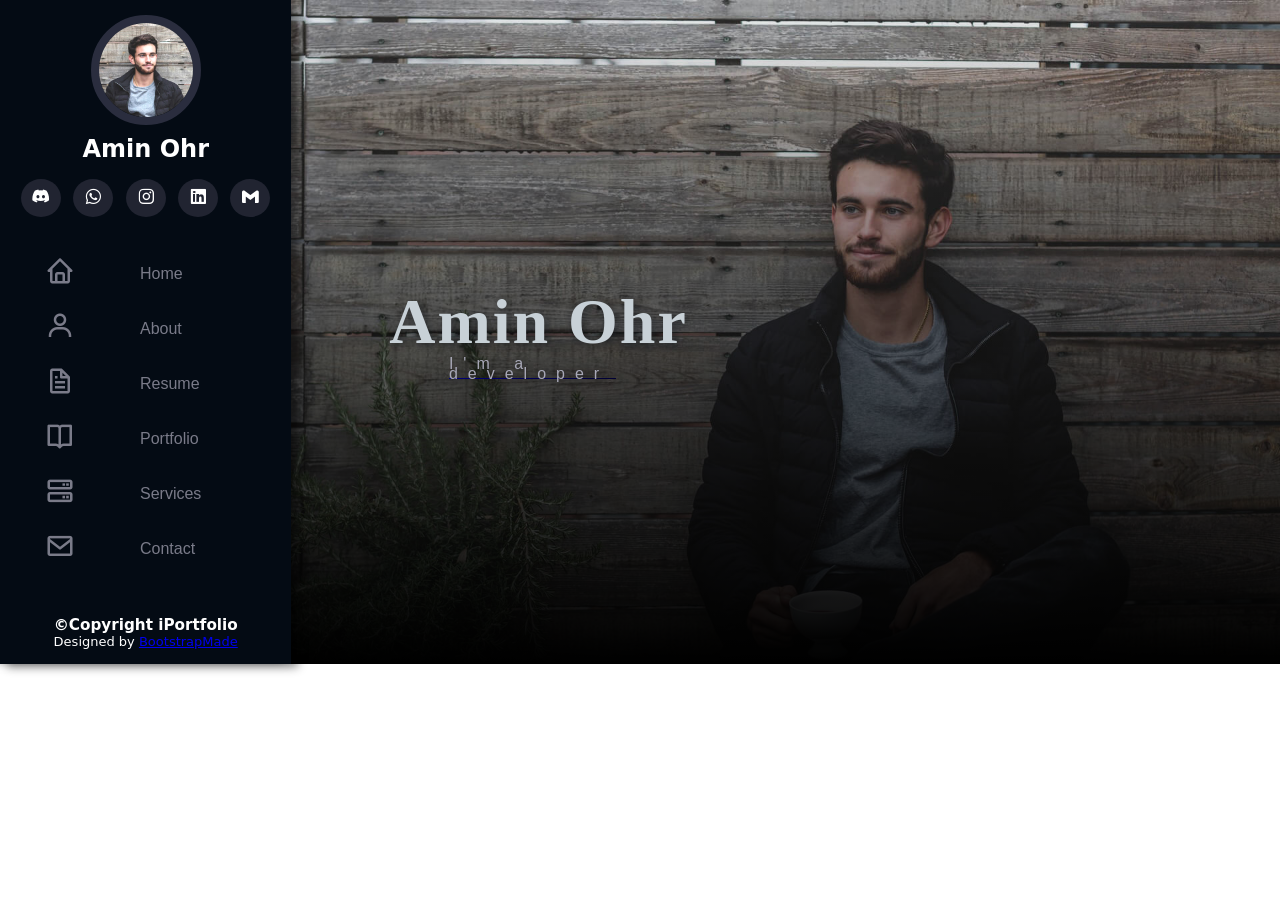
<file: css-bonus/bonus.html>
<!DOCTYPE html>
<html lang="en">

<head>
    <meta charset="UTF-8">
    <meta name="viewport" content="width=device-width, initial-scale=1.0">
    <title>bonus</title>
    <link rel="stylesheet" href="style.css">
    <link rel="preconnect" href="https://fonts.googleapis.com">
    <link rel="preconnect" href="https://fonts.gstatic.com" crossorigin>
    <link
        href="https://fonts.googleapis.com/css2?family=Poppins:ital,wght@0,100;0,200;0,300;0,400;0,500;0,600;0,700;0,800;0,900;1,100;1,200;1,300;1,400;1,500;1,600;1,700;1,800;1,900&display=swap"
        rel="stylesheet">
    <link href="https://unpkg.com/boxicons@2.1.4/css/boxicons.min.css" rel="stylesheet" />
</head>

<body>
    <header></header>
    <main class="lmain">
        <!-- !/ sidebar -->

        <aside class="sidebar">
            <!-- todo/ first section of the sidebar -->
            <div class="sidebarfirstgroup">
                <!-- todo/ avatar -->
                <div class="avatardiv">
                    <img src="imgs/my-profile-img.jpg" alt="pic" class="avatar" >
                </div>
                <!-- todo/ username -->
                <div class="usernamediv">
                    <h1 class="username">
                        Amin Ohr
                    </h1>
                </div>
            </div>

            <!-- todo/ socials -->
            <div class="socialsdiv">
                <!-- ?/  discord -->
                <div class="singlesocialdiv">
                    <a href="#" class="sociallink">
                        <i class="bx bxl-discord-alt"></i>
                    </a>

                </div>
                <!-- ?/  whatsapp -->
                <div class="singlesocialdiv">
                    <a href="#" class="sociallink"><i class="bx bxl-whatsapp"></i></a>

                </div>
                <!-- ?/ instagram -->
                <div class="singlesocialdiv">
                    <a href="#" class="sociallink"><i class="bx bxl-instagram"></i></a>

                </div>
                <!-- ?/ linkedin -->
                <div class="singlesocialdiv">
                    <a href="#" class="sociallink"><i class="bx bxl-linkedin-square"></i></a>

                </div>
                <!-- ?/ gmail -->
                <div class="singlesocialdiv">
                    <a href="#" class="sociallink"><i class="bx bxl-gmail"></i></a>

                </div>
            </div>
            <!--todo/ navbar -->
            <div class="navbar">
                <!-- ?/ home -->
                <div class="navitem">
                    <div class="icondiv">
                        <i class="bx bx-home"></i>

                    </div>
                    <div class="navitemname">
                        <a href="#" class="barlink">Home
                        </a>
                    </div>
                </div>
                <!-- ?/ about -->
                <div class="navitem">
                    <div class="icondiv">
                        <i class="bx bx-user"></i>
                    </div>
                    <div class="navitemname">
                        <a href="#" class="barlink">About
                        </a>
                    </div>
                </div>
                <!-- ?/ resume -->
                <div class="navitem">
                    <div class="icondiv">
                        <i class="bx bx-file"></i>
                    </div>
                    <div class="navitemname">
                        <a href="#" class="barlink">Resume
                        </a>
                    </div>
                </div>
                <!-- ?/ Portfolio -->
                <div class="navitem">
                    <div class="icondiv">
                        <i class="bx bx-book-open"></i>
                    </div>
                    <div class="navitemname">
                        <a href="#" class="barlink">Portfolio
                        </a>
                    </div>
                </div>
                <!-- ?/ Services -->
                <div class="navitem">
                    <div class="icondiv">
                        <i class="bx bx-server"></i>
                    </div>
                    <div class="navitemname">
                        <a href="#" class="barlink">Services
                        </a>
                    </div>

                </div>
                <!-- ?/ Contact -->
                <div class="navitem">
                    <div class="icondiv">
                        <i class="bx bx-envelope"></i>

                    </div>
                    <div class="navitemname">
                        <a href="#" class="barlink">Contact
                        </a>
                    </div>
                </div>
                <!-- ? finish -->
            </div>
            <div class="sidebarfooter">
                <h3>
                    &copy;Copyright <b>iPortfolio</b>
                </h3>
                <p>
                    Designed by <a href="#">BootstrapMade</a>
                </p>
            </div>
        </aside>
        <div class="pagecontent">
            <div class="innerdiv">
                <h1 class="bigname">Amin Ohr</h1>
                <p class="sub">I'm a developer</p>
            </div>

        </div>
    </main>
</body>

</html>
</file>
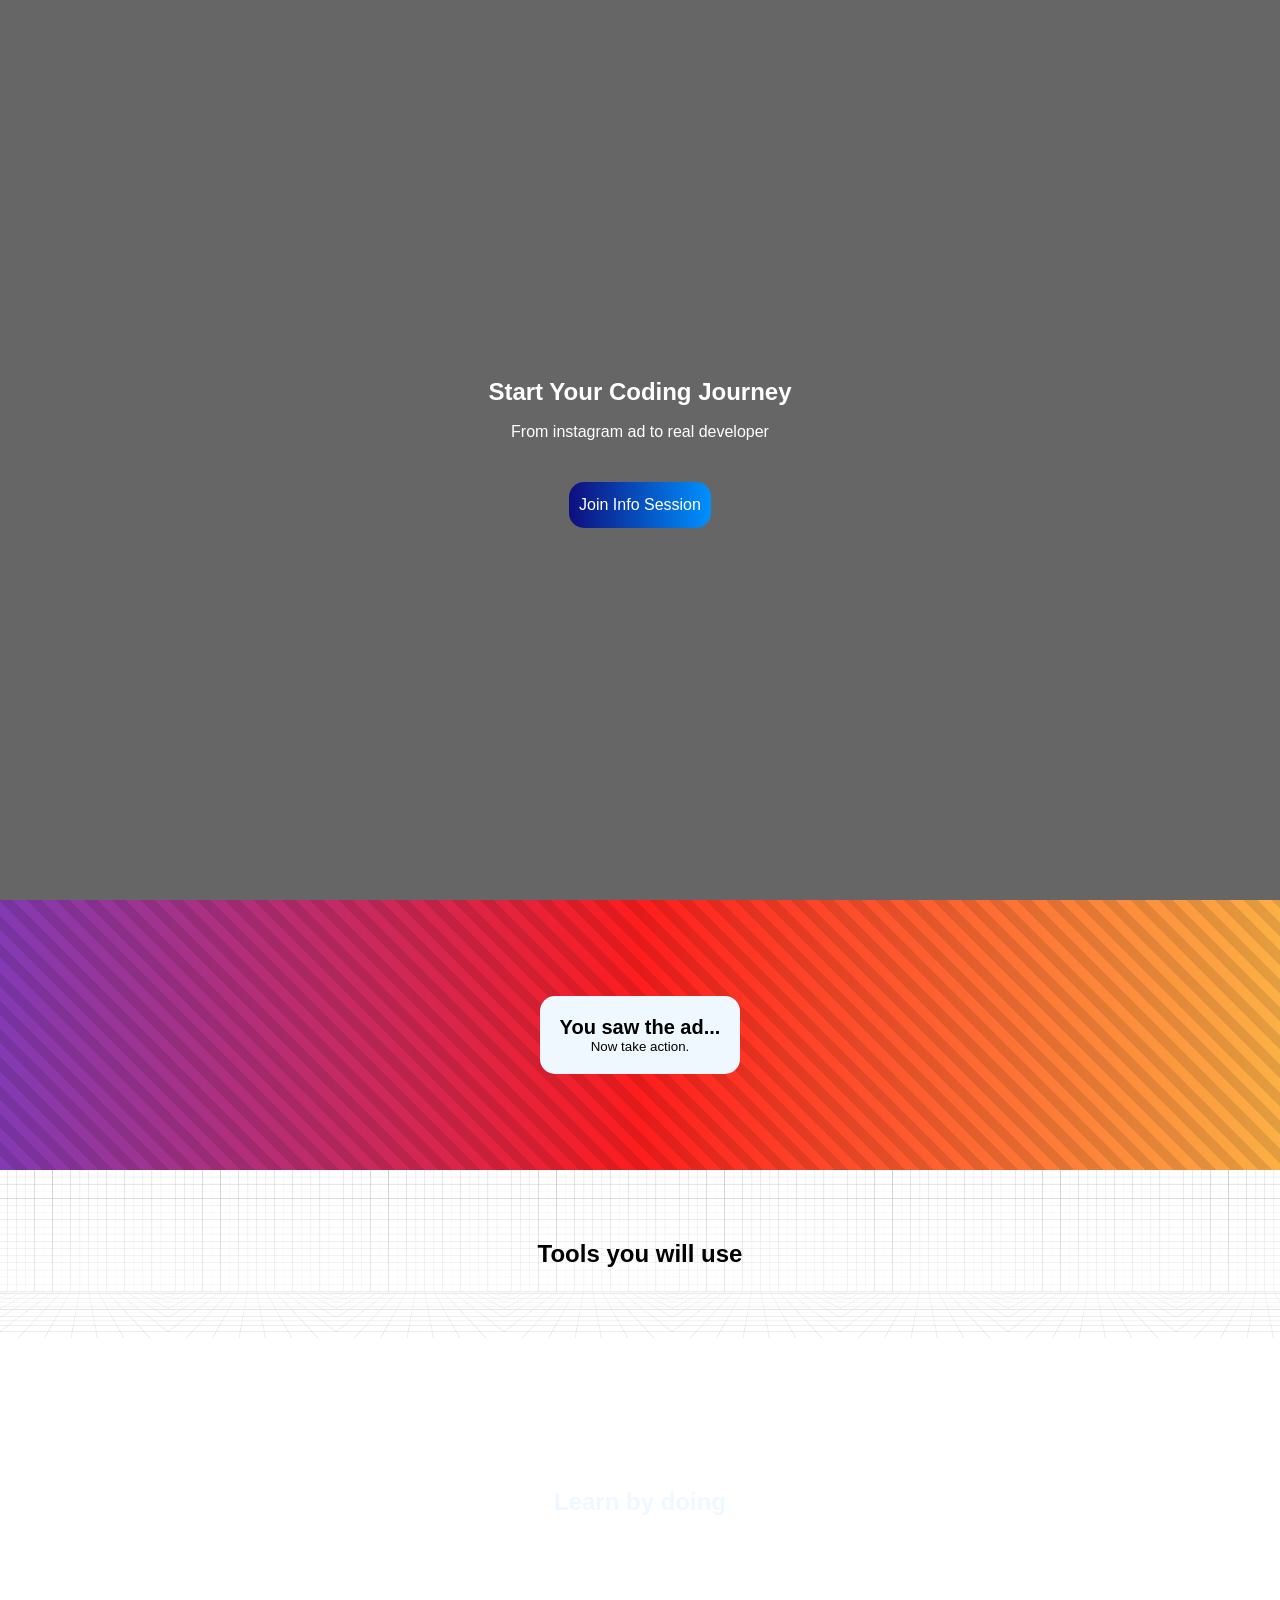
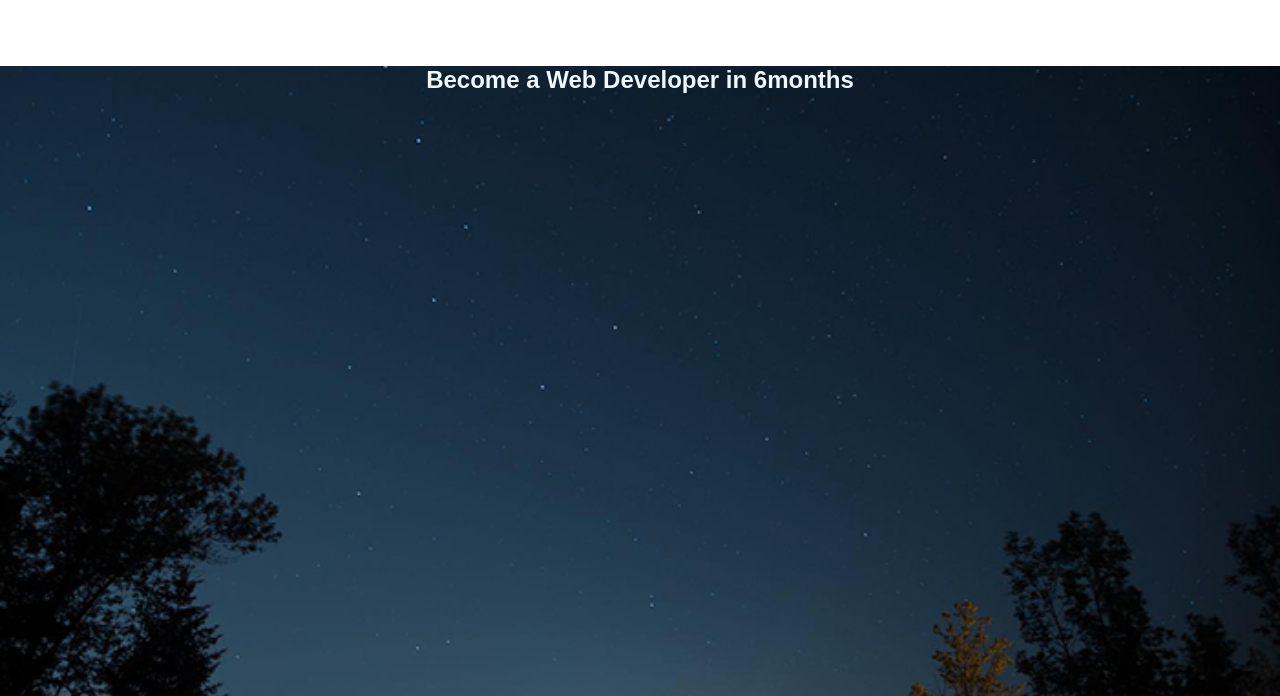
<file: exo10/exo10.html>
<!DOCTYPE html>
<html lang="en">

<head>
    <meta charset="UTF-8">
    <meta name="viewport" content="width=device-width, initial-scale=1.0">
    <title>Document</title>
    <link rel="stylesheet" href="style.css">
</head>

<body>
    <!-- todo/ hero section/ darkened big section -->
    <section class="section1">
        <h1>Start Your Coding Journey</h1>
        <p>
            From instagram ad to real developer
        </p>
        <div class="firstsectionlink">
            <a href="">Join Info Session</a>
        </div>
    </section>
    <!-- todo/ second section/ gradient section -->
    <section class="section2">
        <div class="section2div">
            <h1>You saw the ad...</h1>
            <p>Now take action.</p>
        </div>

    </section>
    <!-- todo/ third section/ paper grid section -->
    <section class="section3">
        <h1>
            Tools you will use
        </h1>
    </section>
    <!-- todo/ 4th section/ fixed bg section -->
    <section class="section4">
        <h1>Learn by doing</h1>
    </section>
    <!-- todo/ last section/ -->
    <section class="section5">
        <h1>Become a Web Developer in 6months</h1>
    </section>
</body>

</html>
</file>
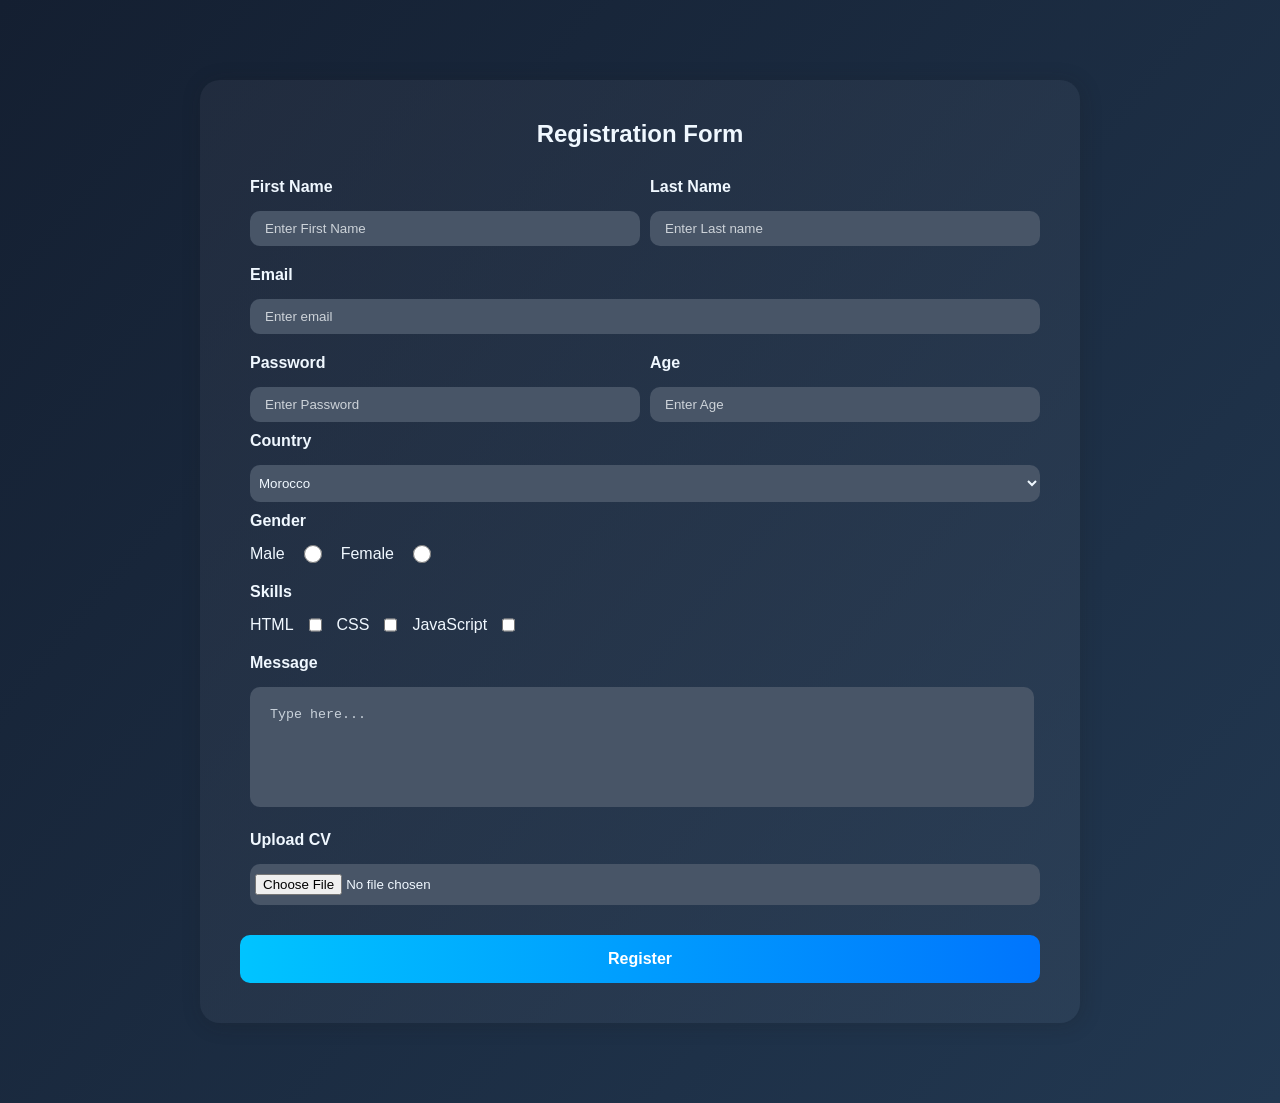
<file: exo11 formulaire/exo11.html>
<!DOCTYPE html>
<html lang="en">

<head>
    <meta charset="UTF-8">
    <meta name="viewport" content="width=device-width, initial-scale=1.0">
    <title>echo11</title>
    <link rel="stylesheet" href="style.css">
</head>

<body>

    <header>
    </header>

    <main class="lmain">
        <section class="thesectionofmain"><!-- !header -->
            <div class="pagetitle">
                <h1>Registration Form</h1>
            </div>


            <!-- !main -->
            <!-- todo/ name -->
            <div class="thediv">
                <!-- ?/ first name -->
                <div class="thesubdiv">
                    <h1 class="boxtitle">
                        First Name
                    </h1>
                    <input type="text" name="firstname" class="inputbox" placeholder="Enter First Name">
                </div>
                <!-- ?/ last name -->
                <div class="thesubdiv">
                    <h1 class="boxtitle">
                        Last Name
                    </h1>
                    <input type="text" name="lastname" class="inputbox" placeholder="Enter Last name">
                </div>
            </div>
            <!-- todo/ Email -->
            <div class="emaildiv">
                <div class="emailsubdiv">
                    <h1 class="boxtitle">
                        Email
                    </h1>
                    <input type="email" name="email" class="inputbox" placeholder="Enter email">
                </div>
            </div>
            <!-- todo/ Password and age -->
            <div class="thediv">
                <!-- ?/ fpassword -->
                <div class="thesubdiv">
                    <h1 class="boxtitle">
                        Password
                    </h1>
                    <input type="password" name="password" class="inputbox" placeholder="Enter Password">
                </div>
                <!-- ?/ age -->
                <div class="thesubdiv">
                    <h1 class="boxtitle">
                        Age
                    </h1>
                    <input type="number" name="age" class="inputbox" placeholder="Enter Age">
                </div>
            </div>
            <!-- todo/ country -->
            <div class="countrydiv">
                <!-- ?/ country -->
                <div class="countrysubdiv">
                    <h1 class="boxtitle">
                        Country
                    </h1>
                    <select name="Country" class="inputbox" aria-placeholder="Select Country">
                        <option value="a">Morocco</option>
                        <option value="b">France</option>
                        <option value="c">Belgium</option>
                    </select>
                </div>

            </div>
            <!-- todo/ Gender -->
            <div class="genderandskillsdiv">
                <div class="gender">
                    <h1 class="boxtitle">Gender</h1>
                    <div class="inputformdivs">

                        <label for="gender">Male</label>
                        <input type="radio" name="Male" class="inputbox">
                        <label for="gender">Female</label>
                        <input type="radio" name="Female" class="inputbox">
                    </div>
                    <div class="skills">

                    <h1 class="boxtitle">Skills</h1>
                    <div class="inputformdivs"><label for="checkbox">HTML</label>
                            <input type="checkbox" name="HTML" id="checkbox">
                            <label for="checkbox">CSS</label>
                            <input type="checkbox" name="CSS" id="checkbox">
                            <label for="checkbox">JavaScript</label>
                            <input type="checkbox" name="JavaScript" id="checkbox">
                    </div>

                    </div>

                </div>
            </div>

            <!-- todo/ Skills -->

            </div>
            <!-- todo/ Message -->
            <div class="messagediv">
                <div class="messagesubdiv">
                    <h1 class="boxtitle">Message</h1>
                    <textarea name="messagebox" class="messagebox">Type here...</textarea>
                </div>

            </div>
            <!-- todo/ file upload -->
            <div class="uploadcvdiv">
                <div class="uploadcvsubdiv">
                    <h1 class="boxtitle">Upload CV</h1>
                    <input type="file" name="" class="uploadbox">
                </div>
            </div>


            <!-- !/ footer -->
            <div class="registerbuttondiv">
                <input type="button" value="Register" class="registerbutton">
            </div>
        </section>

    </main>
</body>

</html>
</file>
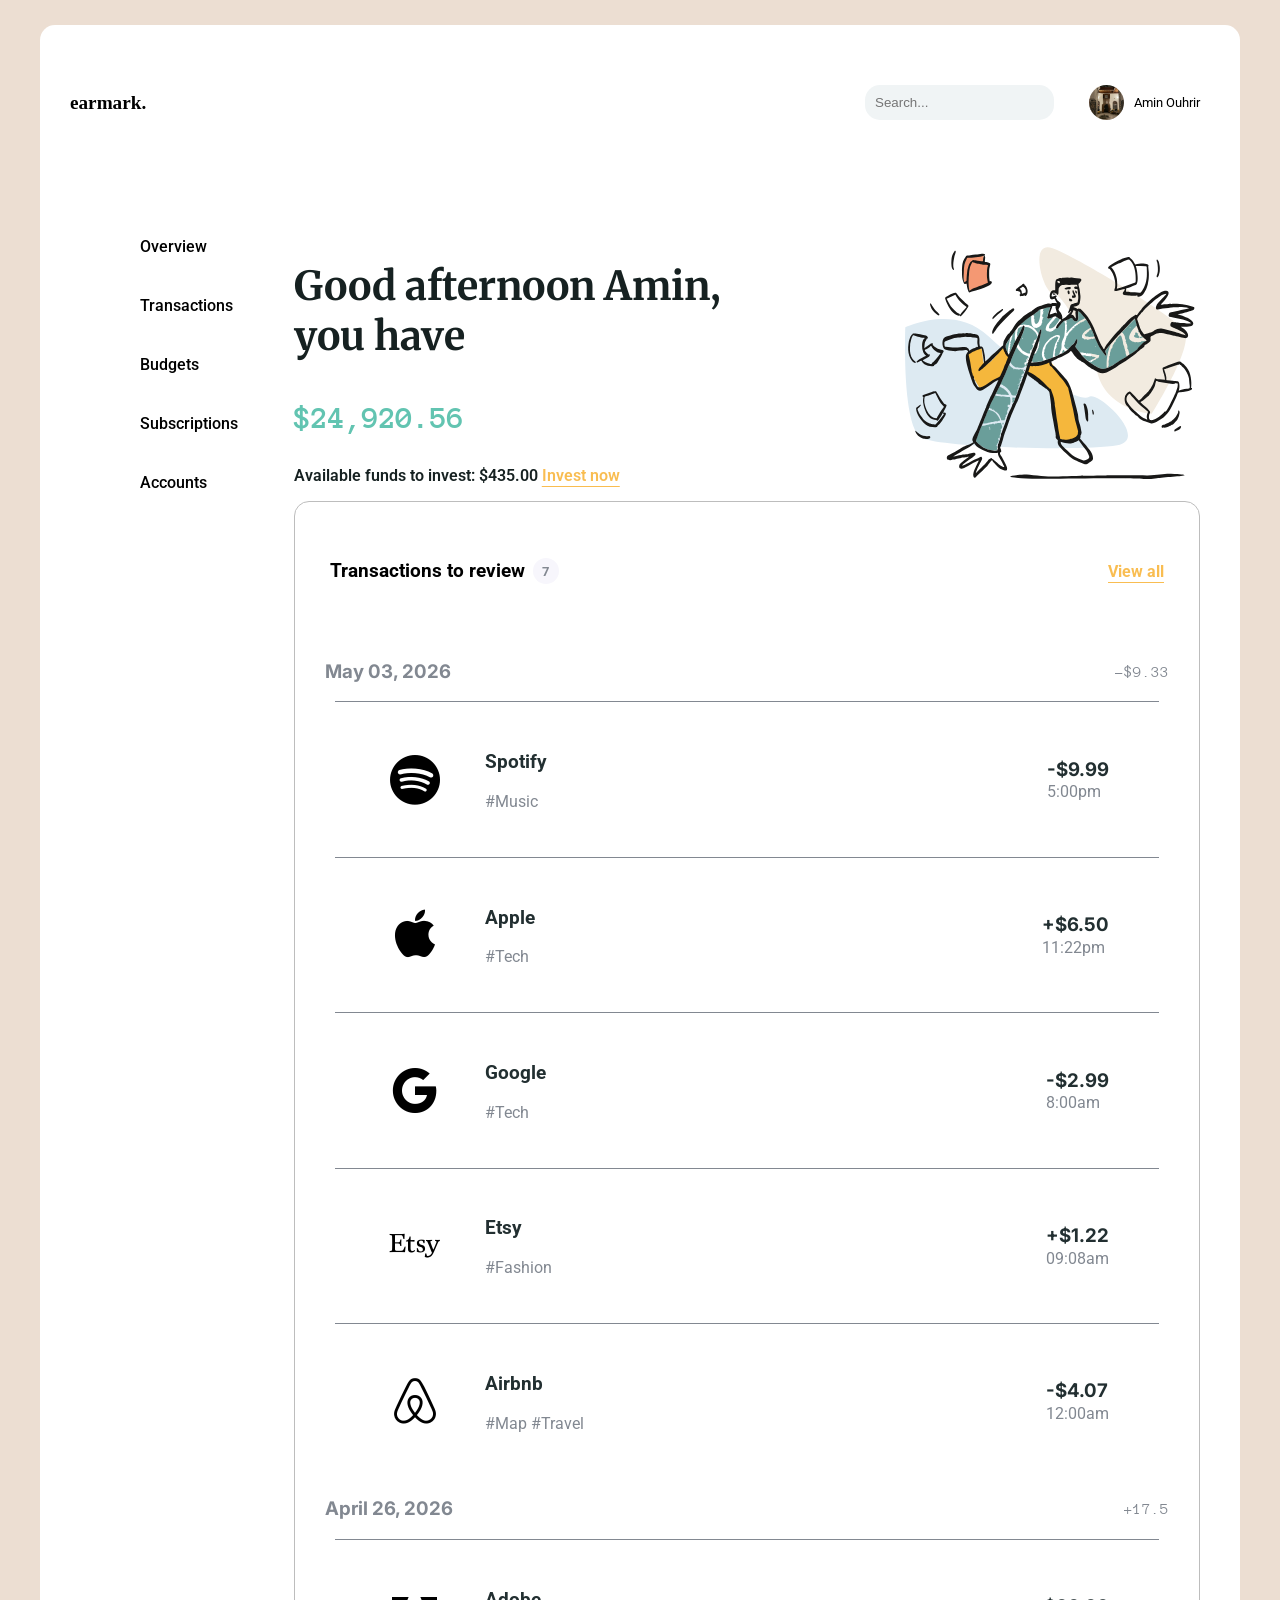
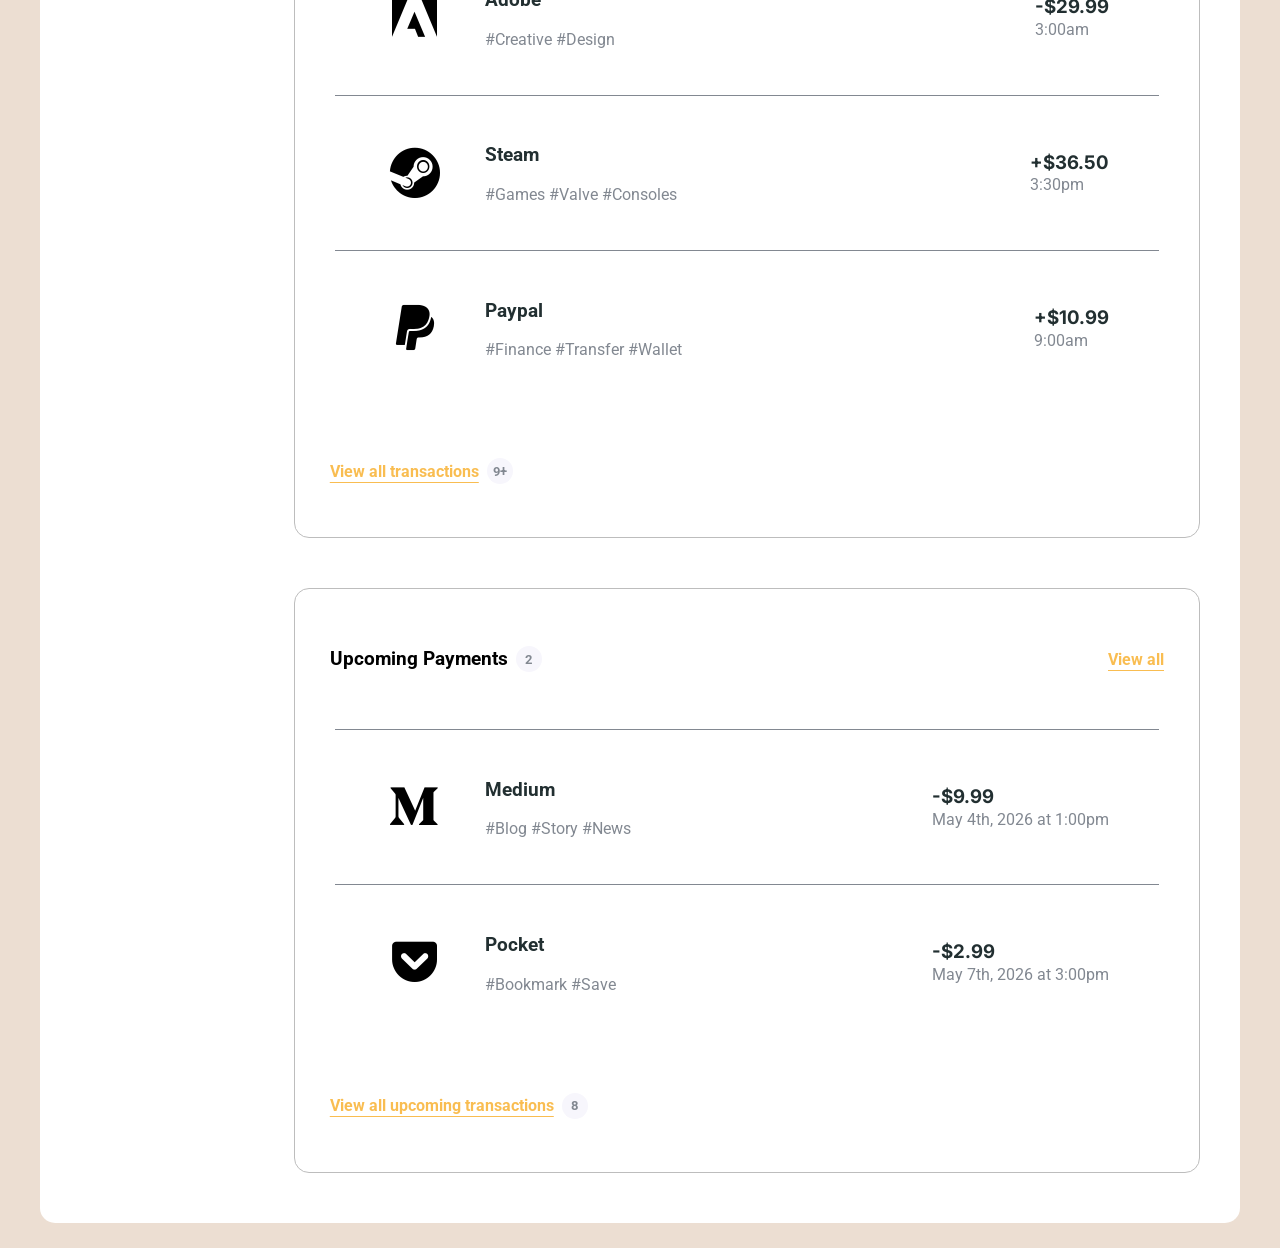
<file: exo8/exo8.html>
<!doctype html>
<html lang="en">
  <head>
    <meta charset="UTF-8" />
    <meta name="viewport" content="width=device-width, initial-scale=1.0" />
    <title>Document</title>
    <link rel="stylesheet" href="style.css" />
    <link rel="preconnect" href="https://fonts.googleapis.com" />
    <link rel="preconnect" href="https://fonts.gstatic.com" crossorigin />
    <link
      href="https://fonts.googleapis.com/css2?family=Anonymous+Pro:ital,wght@0,400;0,700;1,400;1,700&family=Inter:ital,opsz,wght@0,14..32,100..900;1,14..32,100..900&family=Merriweather:ital,opsz,wdth,wght@0,18..144,87.5,300..900;1,18..144,87.5,300..900&family=Roboto:ital,wght@0,100..900;1,100..900&display=swap"
      rel="stylesheet"
    />
    <link
      href="https://unpkg.com/boxicons@2.1.4/css/boxicons.min.css"
      rel="stylesheet"
    />
  </head>
  <body>
    <header class="lheader">
      <!-- !title -->
      <h2 class="webtitle">earmark.</h2>
      <!-- !navigationbar -->
      <nav class="navdiv">
        <!-- !searchbox -->
        <div class="searchboxdiv">
          <input
            type="search"
            name="searchbox"
            id="searchbox"
            placeholder="Search..."
          />
        </div>
        <!-- !profile -->
        <div class="profile">
          <div class="avatardiv">
            <img
              src="imgs/gemini-2.5-flash-image_i_want_you_to_combine_the_images_into_one_image_with_the_cropped_out_angles_to_m-011.jpg"
              alt="avatar"
              class="avatar"
            />
          </div>
          <div class="usernamediv">
            <h6 class="username">Amin Ouhrir</h6>
          </div>
        </div>
      </nav>
    </header>
    <main class="themain">
      <section class="mainsection">
        <!-- todo --- MAIN -->
        <!--! Sidebar -->
        <div class="sidebar">
          <ul class="sidemenuul">
            <li class="sidemenuli"><a href="" class="sidemenu">Overview</a></li>
            <li class="sidemenuli">
              <a href="" class="sidemenu">Transactions</a>
            </li>
            <li class="sidemenuli"><a href="" class="sidemenu">Budgets</a></li>
            <li class="sidemenuli">
              <a href="" class="sidemenu">Subscriptions</a>
            </li>
            <li class="sidemenuli"><a href="" class="sidemenu">Accounts</a></li>
          </ul>
        </div>

        <!--! Page Content -->
        <section>
          <!-- ! HERO SECTION -->
          <div class="lmain">
            <!-- todo/ leftdiv -->
            <div class="leftdiv">
              <h1 class="welcomingtitle">
                Good afternoon Amin, <br />
                you have
              </h1>
              <h1 class="wallet">$24,920.56</h1>
              <p class="leftdivpara">
                Available funds to invest: $435.00
                <a href="http://" class="investnow">Invest now</a>
              </p>
            </div>
            <!-- todo/ rightdiv -->
            <div class="illustrationdiv">
              <img
                src="imgs/illustration-2.svg"
                alt="illu"
                class="illustration"
              />
            </div>
          </div>
          <div class="mainbottom">
            <!--!/ BOTTOM Stuff  -->
            <!-- todo/ header of Transactions -->
            <div class="transactionsheader">
              <!-- ?/ leftside -->

              <div class="transactionnotification">
                <h3 class="toreview">Transactions to review</h3>
                <p class="toreviewnotif">7</p>
              </div>
              <!-- ?/ rightside-->

              <a href="http://" class="viewlink">View all</a>
            </div>
            <!--todo/ Transactions list  -->
            <div class="transactiongroup">
              <div class="transactionsdate">
                <h3 class="date">May 03, 2026</h3>
                <p class="stock">-$9.33</p>
              </div>
            </div>
            <!-- ! -->
            <div class="weekgroup">
              <div class="onestock">
                <!-- todo/ leftdiv -->
                <div class="brand">
                  <!-- ?/icon -->
                  <div class="brandicon">
                    <i class="bx bxl-spotify"></i>
                  </div>
                  <!-- ?/brand name -->
                  <div class="brandname">
                    <h3>Spotify</h3>
                    <!-- ?/ genre -->
                    <p class="grayedtext">#Music</p>
                  </div>
                </div>
                <!-- todo/ rightdiv -->
                <div class="stocksizm">
                  <h3 class="stockprice">-$9.99</h3>
                  <p class="grayedtext">5:00pm</p>
                </div>
              </div>
              <!-- ! -->
              <div class="onestock">
                <!-- todo/ leftdiv -->
                <div class="brand">
                  <!-- ?/icon -->
                  <div class="brandicon">
                    <i class="bx bxl-apple"></i>
                  </div>
                  <!-- ?/brand name -->
                  <div class="brandname">
                    <h3>Apple</h3>
                    <!-- ?/ genre -->
                    <p class="grayedtext">#Tech</p>
                  </div>
                </div>
                <!-- todo/ rightdiv -->
                <div class="stocksizm">
                  <h3 class="stockprice">+$6.50</h3>
                  <p class="grayedtext">11:22pm</p>
                </div>
              </div>
              <!-- ! -->
              <div class="onestock">
                <!-- todo/ leftdiv -->
                <div class="brand">
                  <!-- ?/icon -->
                  <div class="brandicon">
                    <i class="bx bxl-google"></i>
                  </div>
                  <!-- ?/brand name -->
                  <div class="brandname">
                    <h3>Google</h3>
                    <!-- ?/ genre -->
                    <p class="grayedtext">#Tech</p>
                  </div>
                </div>
                <!-- todo/ rightdiv -->
                <div class="stocksizm">
                  <h3 class="stockprice">-$2.99</h3>
                  <p class="grayedtext">8:00am</p>
                </div>
              </div>
              <!-- ! -->
              <div class="onestock">
                <!-- todo/ leftdiv -->
                <div class="brand">
                  <!-- ?/icon -->
                  <div class="brandicon">
                    <i class="bx bxl-etsy"></i>
                  </div>
                  <!-- ?/brand name -->
                  <div class="brandname">
                    <h3>Etsy</h3>
                    <!-- ?/ genre -->
                    <p class="grayedtext">#Fashion</p>
                  </div>
                </div>
                <!-- todo/ rightdiv -->
                <div class="stocksizm">
                  <h3 class="stockprice">+$1.22</h3>
                  <p class="grayedtext">09:08am</p>
                </div>
              </div>
              <!-- ! -->
              <div class="onestock">
                <!-- todo/ leftdiv -->
                <div class="brand">
                  <!-- ?/icon -->
                  <div class="brandicon">
                    <i class="bx bxl-airbnb"></i>
                  </div>
                  <!-- ?/brand name -->
                  <div class="brandname">
                    <h3>Airbnb</h3>
                    <!-- ?/ genre -->
                    <p class="grayedtext">#Map #Travel</p>
                  </div>
                </div>
                <!-- todo/ rightdiv -->
                <div class="stocksizm">
                  <h3 class="stockprice">-$4.07</h3>
                  <p class="grayedtext">12:00am</p>
                </div>
              </div>
              <!-- ! -->
            </div>

            <!-- */!/!/!/ second transactiongroup -->
            <!-- ! -->
            <!-- todo -->
            <div class="transactiongroup">
              <div class="transactionsdate">
                <h3 class="date">April 26, 2026</h3>
                <p class="stock">+17.5</p>
              </div>
            </div>
            <!-- ! -->
            <div class="weekgroup">
              <div class="onestock">
                <!-- todo/ leftdiv -->
                <div class="brand">
                  <!-- ?/icon -->
                  <div class="brandicon">
                    <i class="bx bxl-adobe"></i>
                  </div>
                  <!-- ?/brand name -->
                  <div class="brandname">
                    <h3>Adobe</h3>
                    <!-- ?/ genre -->
                    <p class="grayedtext">#Creative #Design</p>
                  </div>
                </div>
                <!-- todo/ rightdiv -->
                <div class="stocksizm">
                  <h3 class="stockprice">-$29.99</h3>
                  <p class="grayedtext">3:00am</p>
                </div>
              </div>
              <!-- ! -->
              <div class="onestock">
                <!-- todo/ leftdiv -->
                <div class="brand">
                  <!-- ?/icon -->
                  <div class="brandicon">
                    <i class="bx bxl-steam"></i>
                  </div>
                  <!-- ?/brand name -->
                  <div class="brandname">
                    <h3>Steam</h3>
                    <!-- ?/ genre -->
                    <p class="grayedtext">#Games #Valve #Consoles</p>
                  </div>
                </div>
                <!-- todo/ rightdiv -->
                <div class="stocksizm">
                  <h3 class="stockprice">+$36.50</h3>
                  <p class="grayedtext">3:30pm</p>
                </div>
              </div>
              <!-- ! -->
              <div class="onestock">
                <!-- todo/ leftdiv -->
                <div class="brand">
                  <!-- ?/icon -->
                  <div class="brandicon">
                    <i class="bx bxl-paypal"></i>
                  </div>
                  <!-- ?/brand name -->
                  <div class="brandname">
                    <h3>Paypal</h3>
                    <!-- ?/ genre -->
                    <p class="grayedtext">#Finance #Transfer #Wallet</p>
                  </div>
                </div>
                <!-- todo/ rightdiv -->
                <div class="stocksizm">
                  <h3 class="stockprice">+$10.99</h3>
                  <p class="grayedtext">9:00am</p>
                </div>
              </div>
              <!-- ! -->
              <div class="transactionsheader">
                <!-- ?/ leftside -->

                <div class="transactionnotification">
                  <!-- <h3 class="toreview">View older transactions</h3> -->
                  <a href="http://" class="viewlink">View all transactions</a>
                  <p class="toreviewnotif">9+</p>
                </div>
                <!-- ?/ rightside-->

                <!-- <a href="http://" class="viewlink">View all transactions</a> -->
              </div>
              <!-- ! -->
            </div>
            
          </div>
          <div class="mainbottom">
            <!--!/ BOTTOM Stuff PART 2 -->
            <!-- todo/ header of Upcoming Payments -->
            <div class="transactionsheader">
              <!-- ?/ leftside -->

              <div class="transactionnotification">
                <h3 class="toreview">Upcoming Payments</h3>
                <p class="toreviewnotif">2</p>
              </div>
              <!-- ?/ rightside-->

              <a href="http://" class="viewlink">View all</a>
            </div>
            <!--todo/ Transactions list  -->
            <div class="transactiongroup">
              <div class="transactionsdate">
                <!-- <h3 class="date">May 03, 2026</h3> -->
                <!-- <p class="stock">-$9.33</p> -->
              </div>
            </div>
            <!-- ! -->
            <div class="weekgroup">
              <div class="onestock">
                <!-- todo/ leftdiv -->
                <div class="brand">
                  <!-- ?/icon -->
                  <div class="brandicon">
                    <i class="bx bxl-medium"></i>
                  </div>
                  <!-- ?/brand name -->
                  <div class="brandname">
                    <h3>Medium</h3>
                    <!-- ?/ genre -->
                    <p class="grayedtext">#Blog #Story #News</p>
                  </div>
                </div>
                <!-- todo/ rightdiv -->
                <div class="stocksizm">
                  <h3 class="stockprice">-$9.99</h3>
                  <p class="grayedtext">May 4th, 2026 at 1:00pm</p>
                </div>
              </div>
              <!-- ! -->
               <div class="onestock">
                <!-- todo/ leftdiv -->
                <div class="brand">
                  <!-- ?/icon -->
                  <div class="brandicon">
                    <i class="bx bxl-pocket"></i>
                  </div>
                  <!-- ?/brand name -->
                  <div class="brandname">
                    <h3>Pocket</h3>
                    <!-- ?/ genre -->
                    <p class="grayedtext">#Bookmark #Save</p>
                  </div>
                </div>
                <!-- todo/ rightdiv -->
                <div class="stocksizm">
                  <h3 class="stockprice">-$2.99</h3>
                  <p class="grayedtext">May 7th, 2026 at 3:00pm</p>
                </div>
              </div>
              <!-- ! -->
               <div class="transactionsheader">
                <!-- ?/ leftside -->

                <div class="transactionnotification">
                  <!-- <h3 class="toreview">View older transactions</h3> -->
                  <a href="http://" class="viewlink">View all upcoming transactions</a>
                  <p class="toreviewnotif">8</p>
                </div>
                <!-- ?/ rightside-->

                <!-- <a href="http://" class="viewlink">View all transactions</a> -->
              </div>
              <!-- ! -->
        </section>
      </section>
    </main>
  </body>
</html>
</file>
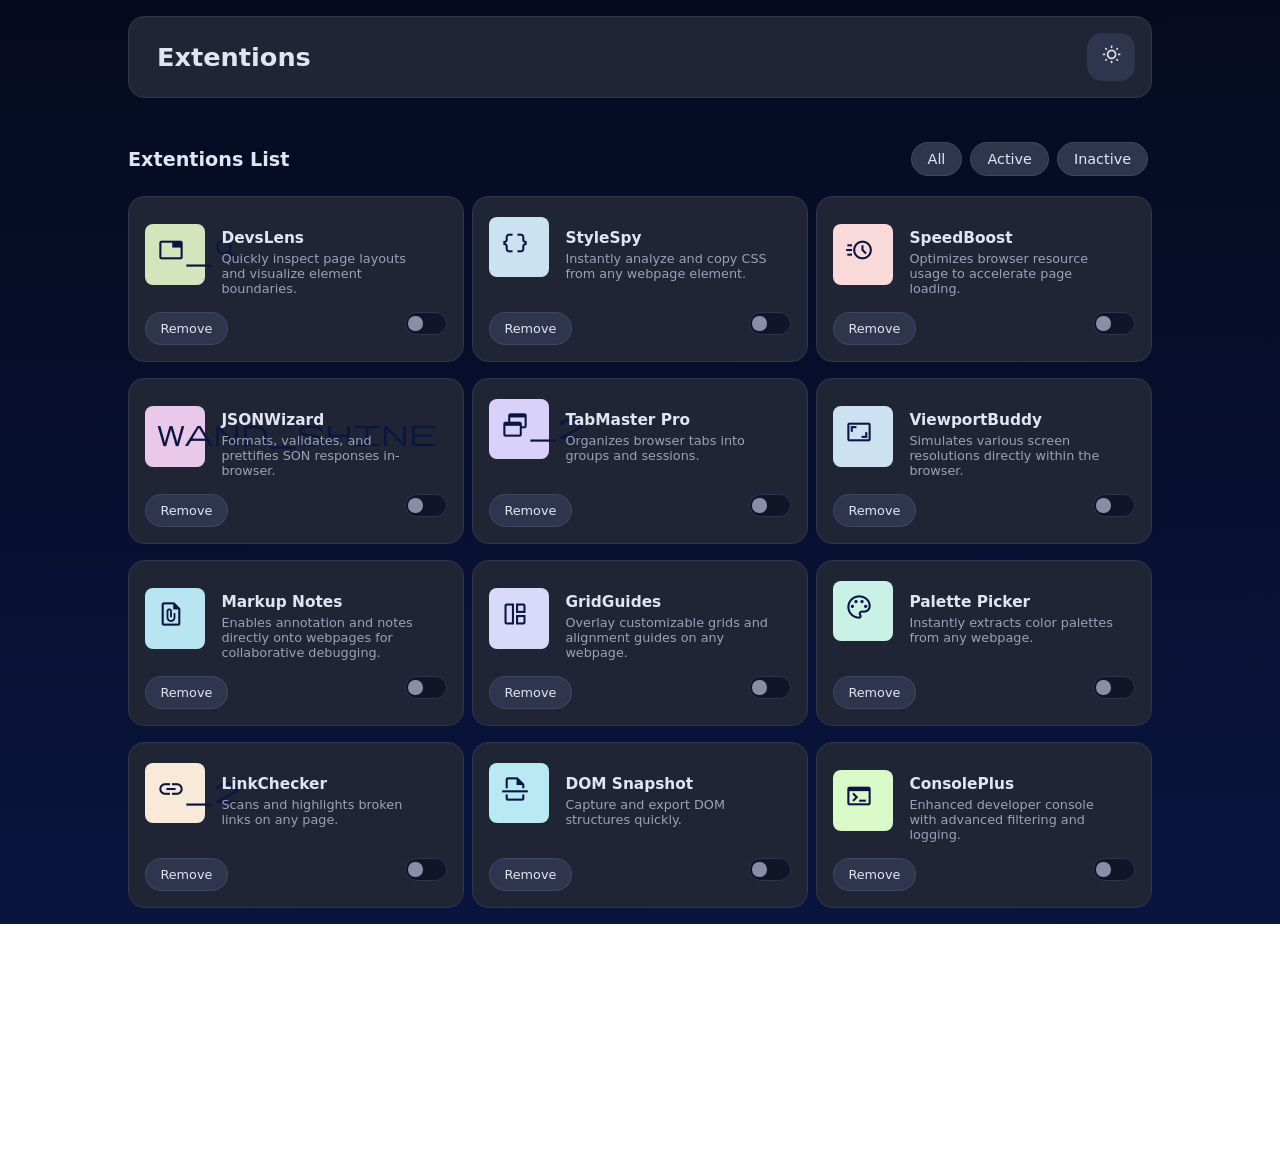
<file: exo9/exo9.html>
<!DOCTYPE html>
<html lang="en">

<head>
    <meta charset="UTF-8">
    <meta name="viewport" content="width=device-width, initial-scale=1.0">
    <title>Extentions</title>
    <link rel="stylesheet" href="style.css">
    <link href="https://cdn.boxicons.com/3.0.8/fonts/basic/boxicons.min.css" rel="stylesheet">

    <link href="https://cdn.boxicons.com/3.0.8/fonts/filled/boxicons-filled.min.css" rel="stylesheet">
    <link href="https://cdn.boxicons.com/3.0.8/fonts/brands/boxicons-brands.min.css" rel="stylesheet">
    <link rel="stylesheet"
        href="https://fonts.googleapis.com/css2?family=Material+Symbols+Outlined:opsz,wght,FILL,GRAD@24,400,0,0" />
</head>

<body>
    <!-- !HEADER -->
    <header class="theheader">
        <!-- todo/left div -->
        <div class="leftheaderdiv">
            <div class="extentionsicon">
                <i class="bx bx-extension"></i>
            </div>
            <div class="tabnamediv">
                <h1 class="tabname">
                    Extentions
                </h1>
            </div>
        </div>
        <!-- todo/ right div -->
        <!-- ?/ searchbox -->
        <!-- <div class="extentionsearchbox">
            <input type="search" name="sb" id="topsearch">
        </div> -->

        <!-- ?last attempt -->
        <!-- <div class="search">
            <input type="text" class="search__input" placeholder="Type your text">
            <button class="search__button">
                <i class="material-symbols-outlined">
                    search
                </i>
            </button>
        </div> -->

        <!-- ?/ dark mode -->
        <div class="rightheaderdiv">
            <i class="material-symbols-outlined">wb_sunny</i>
        </div>
    </header>
    <main>
        <!-- !MAIN -->
        <!-- todo/ main header -->
        <section class="buttonssection">
            <div class="extentionslistdiv">
                <h1 class="extentionslisttext">Extentions List</h1>
            </div>
            <div class="filterbuttons">
                <div class="onefilter">
                    <h1 class="onefiltertext">All</h1>
                </div>
                <div class="onefilter">
                    <h1 class="onefiltertext">Active</h1>
                </div>
                <div class="onefilter">
                    <h1 class="onefiltertext">Inactive</h1>
                </div>
            </div>
        </section>
        <!-- todo/ boxes -->
        <section class="mainsectionboxes">
            <!-- ?/ first row -->
            <div class="mainrow">
                <!-- todo/ first row -->
                <!-- ! -->
                <!-- ?/ box 1 start -->
                <div class="boxinrow">
                    <div class="boxtophalf">
                        <!-- */ box top half -->
                        <div class="boxicon">
                            <i class="material-symbols-outlined" style="--icon-color: #D4E4BC;">
                                tab_search
                            </i>
                        </div>
                        <div class="boxtext">
                            <h1 class="boxtitle">
                                DevsLens
                            </h1>
                            <p class="boxdescription">
                                Quickly inspect page layouts and visualize element boundaries.
                            </p>
                        </div>
                    </div>
                    <div class="boxbottomhalf">
                        <!-- */ box bottom half -->
                        <div class="removebutton">
                            <p>Remove</p>
                        </div>
                        <div class="switch-wrapper">
                            <input type="checkbox" id="check1" class="hidden-checkbox">
                            <label for="check1" class="switch-label"></label>
                        </div>
                    </div>
                </div>
                <!-- ?/ box 1 finished -->
                <!-- ! -->
                <!-- ?/ box 2 start -->
                <div class="boxinrow">
                    <div class="boxtophalf">
                        <!-- */ box top half -->
                        <div class="boxicon">
                            <i class="material-symbols-outlined" style="--icon-color: #CBE2F1;">
                                data_object
                            </i>
                        </div>
                        <div class="boxtext">
                            <h1 class="boxtitle">
                                StyleSpy
                            </h1>
                            <p class="boxdescription">
                                Instantly analyze and copy CSS from
                                any webpage element.
                            </p>
                        </div>
                    </div>
                    <div class="boxbottomhalf">
                        <!-- */ box bottom half -->
                        <div class="removebutton">
                            <p>Remove</p>
                        </div>
                        <div class="switch-wrapper">
                            <input type="checkbox" id="check2" class="hidden-checkbox">
                            <label for="check2" class="switch-label"></label>
                        </div>
                    </div>
                </div>
                <!-- ?/ box 2 finished -->
                <!-- ! -->
                <!-- ?/ box 3 start -->
                <div class="boxinrow">
                    <div class="boxtophalf">
                        <!-- */ box top half -->
                        <div class="boxicon">
                            <i class="material-symbols-outlined" style="--icon-color: #F9D9D9;">
                                acute
                            </i>
                        </div>
                        <div class="boxtext">
                            <h1 class="boxtitle">
                                SpeedBoost
                            </h1>
                            <p class="boxdescription">
                                Optimizes browser resource usage to
                                accelerate page loading.
                            </p>
                        </div>
                    </div>
                    <div class="boxbottomhalf">
                        <!-- */ box bottom half -->
                        <div class="removebutton">
                            <p>Remove</p>
                        </div>
                        <div class="switch-wrapper">
                            <input type="checkbox" id="check3" class="hidden-checkbox">
                            <label for="check3" class="switch-label"></label>
                        </div>
                    </div>
                </div>
                <!-- ?/ box 3 finished -->
                <!-- ! -->
                <!-- todo/first ROW FINISHED -->
            </div>
            <!-- ?/ second row -->
            <div class="mainrow">
                <!-- todo/ second row -->
                <!-- ! -->
                <!-- ?/ box 1 start -->
                <div class="boxinrow">
                    <div class="boxtophalf">
                        <!-- */ box top half -->
                        <div class="boxicon">
                            <i class="material-symbols-outlined" style="--icon-color: #E9C8E9;">
                                wand_shine
                            </i>
                        </div>
                        <div class="boxtext">
                            <h1 class="boxtitle">
                                JSONWizard
                            </h1>
                            <p class="boxdescription">
                                Formats, validates, and prettifies
                                SON responses in-browser.
                            </p>
                        </div>
                    </div>
                    <div class="boxbottomhalf">
                        <!-- */ box bottom half -->
                        <div class="removebutton">
                            <p>Remove</p>
                        </div>
                        <div class="switch-wrapper">
                            <input type="checkbox" id="check4" class="hidden-checkbox">
                            <label for="check4" class="switch-label"></label>
                        </div>
                    </div>
                </div>
                <!-- ?/ box 1 finished -->
                <!-- ! -->
                <!-- ?/ box 2 start -->
                <div class="boxinrow">
                    <div class="boxtophalf">
                        <!-- */ box top half -->
                        <div class="boxicon">
                            <i class="material-symbols-outlined" style="--icon-color: #D9D1F9;">
                                select_window_2
                            </i>
                        </div>
                        <div class="boxtext">
                            <h1 class="boxtitle">
                                TabMaster Pro
                            </h1>
                            <p class="boxdescription">
                                Organizes browser tabs into groups
                                and sessions.
                            </p>
                        </div>
                    </div>
                    <div class="boxbottomhalf">
                        <!-- */ box bottom half -->
                        <div class="removebutton">
                            <p>Remove</p>
                        </div>
                        <div class="switch-wrapper">
                            <input type="checkbox" id="check5" class="hidden-checkbox">
                            <label for="check5" class="switch-label"></label>
                        </div>
                    </div>
                </div>
                <!-- ?/ box 2 finished -->
                <!-- ! -->
                <!-- ?/ box 3 start -->
                <div class="boxinrow">
                    <div class="boxtophalf">
                        <!-- */ box top half -->
                        <div class="boxicon">
                            <i class="material-symbols-outlined" style="--icon-color: #CCE2F1;">
                                aspect_ratio
                            </i>
                        </div>
                        <div class="boxtext">
                            <h1 class="boxtitle">
                                ViewportBuddy
                            </h1>
                            <p class="boxdescription">
                                Simulates various screen resolutions
                                directly within the browser.
                            </p>
                        </div>
                    </div>
                    <div class="boxbottomhalf">
                        <!-- */ box bottom half -->
                        <div class="removebutton">
                            <p>Remove</p>
                        </div>
                        <div class="switch-wrapper">
                            <input type="checkbox" id="check6" class="hidden-checkbox">
                            <label for="check6" class="switch-label"></label>
                        </div>
                    </div>
                </div>
                <!-- ?/ box 3 finished -->
                <!-- ! -->
                <!-- todo/second ROW FINISHED -->
            </div>
            <!-- ?/ third row -->
            <div class="mainrow">
                <!-- todo/ third row -->
                <!-- ! -->
                <!-- ?/ box 1 start -->
                <div class="boxinrow">
                    <div class="boxtophalf">
                        <!-- */ box top half -->
                        <div class="boxicon">
                            <i class="material-symbols-outlined" style="--icon-color: #B9E5F3;">
                                file_present
                            </i>
                        </div>
                        <div class="boxtext">
                            <h1 class="boxtitle">
                                Markup Notes
                            </h1>
                            <p class="boxdescription">
                                Enables annotation and notes directly
                                onto webpages for collaborative
                                debugging.
                            </p>
                        </div>
                    </div>
                    <div class="boxbottomhalf">
                        <!-- */ box bottom half -->
                        <div class="removebutton">
                            <p>Remove</p>
                        </div>
                        <div class="switch-wrapper">
                            <input type="checkbox" id="check7" class="hidden-checkbox">
                            <label for="check7" class="switch-label"></label>
                        </div>
                    </div>
                </div>
                <!-- ?/ box 1 finished -->
                <!-- ! -->
                <!-- ?/ box 2 start -->
                <div class="boxinrow">
                    <div class="boxtophalf">
                        <!-- */ box top half -->
                        <div class="boxicon">
                            <i class="material-symbols-outlined" style="--icon-color: #D9D9F9;">
                                auto_awesome_mosaic
                            </i>
                        </div>
                        <div class="boxtext">
                            <h1 class="boxtitle">
                                GridGuides
                            </h1>
                            <p class="boxdescription">
                                Overlay customizable grids and
                                alignment guides on any webpage.
                            </p>
                        </div>
                    </div>
                    <div class="boxbottomhalf">
                        <!-- */ box bottom half -->
                        <div class="removebutton">
                            <p>Remove</p>
                        </div>
                        <div class="switch-wrapper">
                            <input type="checkbox" id="check8" class="hidden-checkbox">
                            <label for="check8" class="switch-label"></label>
                        </div>
                    </div>
                </div>
                <!-- ?/ box 2 finished -->
                <!-- ! -->
                <!-- ?/ box 3 start -->
                <div class="boxinrow">
                    <div class="boxtophalf">
                        <!-- */ box top half -->
                        <div class="boxicon">
                            <i class="material-symbols-outlined" style="--icon-color: #C9F1E5;">
                                palette
                            </i>
                        </div>
                        <div class="boxtext">
                            <h1 class="boxtitle">
                                Palette Picker
                            </h1>
                            <p class="boxdescription">
                                Instantly extracts color palettes from
                                any webpage.
                            </p>
                        </div>
                    </div>
                    <div class="boxbottomhalf">
                        <!-- */ box bottom half -->
                        <div class="removebutton">
                            <p>Remove</p>
                        </div>
                        <div class="switch-wrapper">
                            <input type="checkbox" id="check9" class="hidden-checkbox">
                            <label for="check9" class="switch-label"></label>
                        </div>
                    </div>
                </div>
                <!-- ?/ box 3 finished -->
                <!-- ! -->
                <!-- todo/third ROW FINISHED -->
            </div>
            <!-- ?/ fourth row -->
            <div class="mainrow">
                <!-- todo/ fourth row -->
                <!-- ! -->
                <!-- ?/ box 1 start -->
                <div class="boxinrow">
                    <div class="boxtophalf">
                        <!-- */ box top half -->
                        <div class="boxicon">
                            <i class="material-symbols-outlined" style="--icon-color: #F9E9D9;">
                                link_2
                            </i>
                        </div>
                        <div class="boxtext">
                            <h1 class="boxtitle">
                                LinkChecker
                            </h1>
                            <p class="boxdescription">
                                Scans and highlights broken links on
                                any page.
                            </p>
                        </div>
                    </div>
                    <div class="boxbottomhalf">
                        <!-- */ box bottom half -->
                        <div class="removebutton">
                            <p>Remove</p>
                        </div>
                        <div class="switch-wrapper">
                            <input type="checkbox" id="check7" class="hidden-checkbox">
                            <label for="check7" class="switch-label"></label>
                        </div>
                    </div>
                </div>
                <!-- ?/ box 1 finished -->
                <!-- ! -->
                <!-- ?/ box 2 start -->
                <div class="boxinrow">
                    <div class="boxtophalf">
                        <!-- */ box top half -->
                        <div class="boxicon">
                            <i class="material-symbols-outlined" style="--icon-color: #B9E9F3;">
                                scan
                            </i>
                        </div>
                        <div class="boxtext">
                            <h1 class="boxtitle">
                                DOM Snapshot
                            </h1>
                            <p class="boxdescription">
                                Capture and export DOM structures
                                quickly.
                            </p>
                        </div>
                    </div>
                    <div class="boxbottomhalf">
                        <!-- */ box bottom half -->
                        <div class="removebutton">
                            <p>Remove</p>
                        </div>
                        <div class="switch-wrapper">
                            <input type="checkbox" id="check8" class="hidden-checkbox">
                            <label for="check8" class="switch-label"></label>
                        </div>
                    </div>
                </div>
                <!-- ?/ box 2 finished -->
                <!-- ! -->
                <!-- ?/ box 3 start -->
                <div class="boxinrow">
                    <div class="boxtophalf">
                        <!-- */ box top half -->
                        <div class="boxicon">
                            <i class="material-symbols-outlined" style="--icon-color: #D9F9C9;">
                                terminal
                            </i>
                        </div>
                        <div class="boxtext">
                            <h1 class="boxtitle">
                                ConsolePlus
                            </h1>
                            <p class="boxdescription">
                                Enhanced developer console with
                                advanced filtering and logging.
                            </p>
                        </div>
                    </div>
                    <div class="boxbottomhalf">
                        <!-- */ box bottom half -->
                        <div class="removebutton">
                            <p>Remove</p>
                        </div>
                        <div class="switch-wrapper">
                            <input type="checkbox" id="check9" class="hidden-checkbox">
                            <label for="check9" class="switch-label"></label>
                        </div>
                    </div>
                </div>
                <!-- ?/ box 3 finished -->
                <!-- ! -->
                <!-- todo/third ROW FINISHED -->
            </div>
        </section>
    </main>
</body>

</html>
</file>
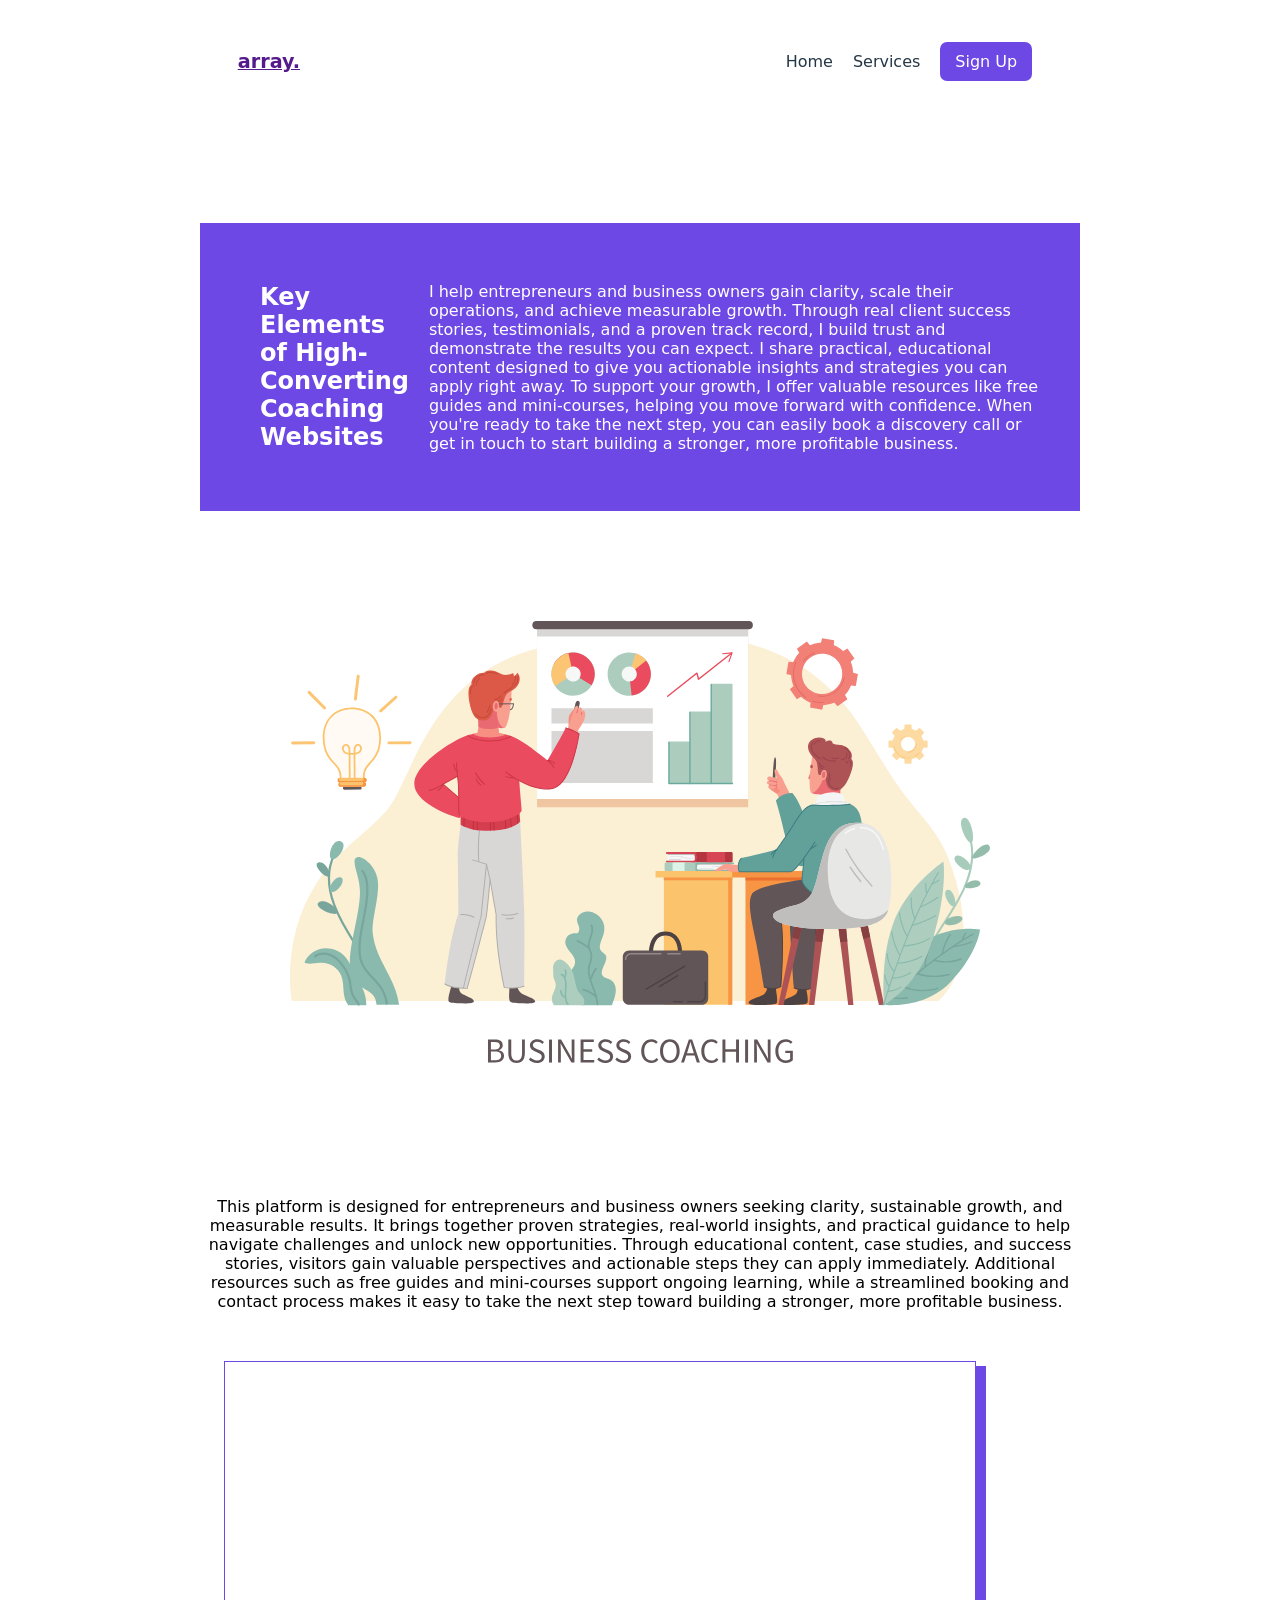
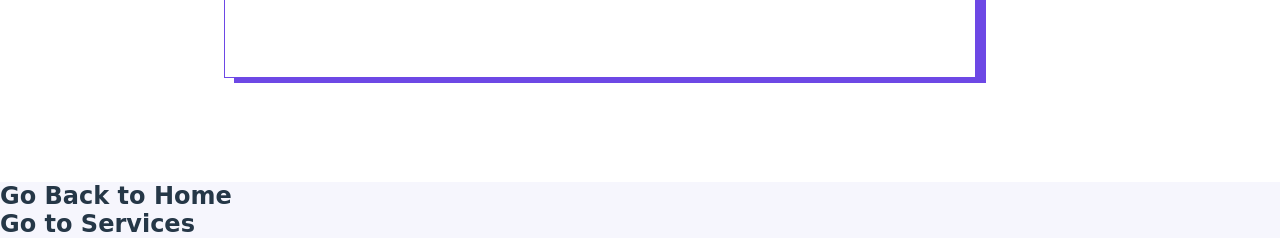
<file: html exercise css costumization/blog.html>
<!doctype html>
<html lang="en">

<head>
  <meta charset="UTF-8" />
  <meta name="viewport" content="width=device-width, initial-scale=1.0" />
  <title>Blog</title>
  <link rel="stylesheet" href="css/blogstyle.css">
</head>

<body>
  <header class="theheader">
    <!--! header -->

    <!--! logo -->
    <div class="hometitle">
      <a href="">array.</a>
    </div>
    <nav class="navbar">
      <a href="index.html">Home</a>
      <a href="services.html">Services</a>
      <div class="speciallinksdiv">
        <a href="signup.html" class="speciallinks">Sign Up</a>

      </div>
    </nav>
  </header>
  <main class="themain">
    <section class="thearticlesection">
      <!--! article 1 -->
      <h1>
        Key Elements of High-Converting Coaching Websites
      </h1>
      <p>
        I help entrepreneurs and business owners gain clarity, scale their
        operations, and achieve measurable growth. Through real client
        success stories, testimonials, and a proven track record, I build
        trust and demonstrate the results you can expect. I share practical,
        educational content designed to give you actionable insights and
        strategies you can apply right away. To support your growth, I offer
        valuable resources like free guides and mini-courses, helping you
        move forward with confidence. When you're ready to take the next
        step, you can easily book a discovery call or get in touch to start
        building a stronger, more profitable business.
      </p>
    </section>
    <section class="secondsection">
      <!--! image -->
      <div class="thegraphics">
        <img src="img/bscoach.svg" alt="bloggraphic" class="bloggraphic" />
      </div>
      <p>
        <!--! article 2 -->
        This platform is designed for entrepreneurs and business owners
        seeking clarity, sustainable growth, and measurable results. It brings
        together proven strategies, real-world insights, and practical
        guidance to help navigate challenges and unlock new opportunities.
        Through educational content, case studies, and success stories,
        visitors gain valuable perspectives and actionable steps they can
        apply immediately. Additional resources such as free guides and
        mini-courses support ongoing learning, while a streamlined booking and
        contact process makes it easy to take the next step toward building a
        stronger, more profitable business.
      </p>
    </section>
    <section class="lastsection">
      <div>
        <!--! youtube video -->
        <iframe src="https://www.youtube.com/embed/qnl4ID1kWvs?si=dU4uSsyWaAxKCNDn"
          title="How to Become a Life and Business Coach" allow="autoplay; gyroscope; picture-in-picture; web-share"
          referrerpolicy="strict-origin-when-cross-origin" allowfullscreen class="youtubevideo"></iframe>
      </div>
    </section>
  </main>
  <footer class="thefooter">
    <!--! footer -->
    <h2>Go Back to <a href="index.html">Home</a></h2>
    <h2>Go to <a href="services.html">Services</a></h2>
  </footer>
</body>

</html>
</file>
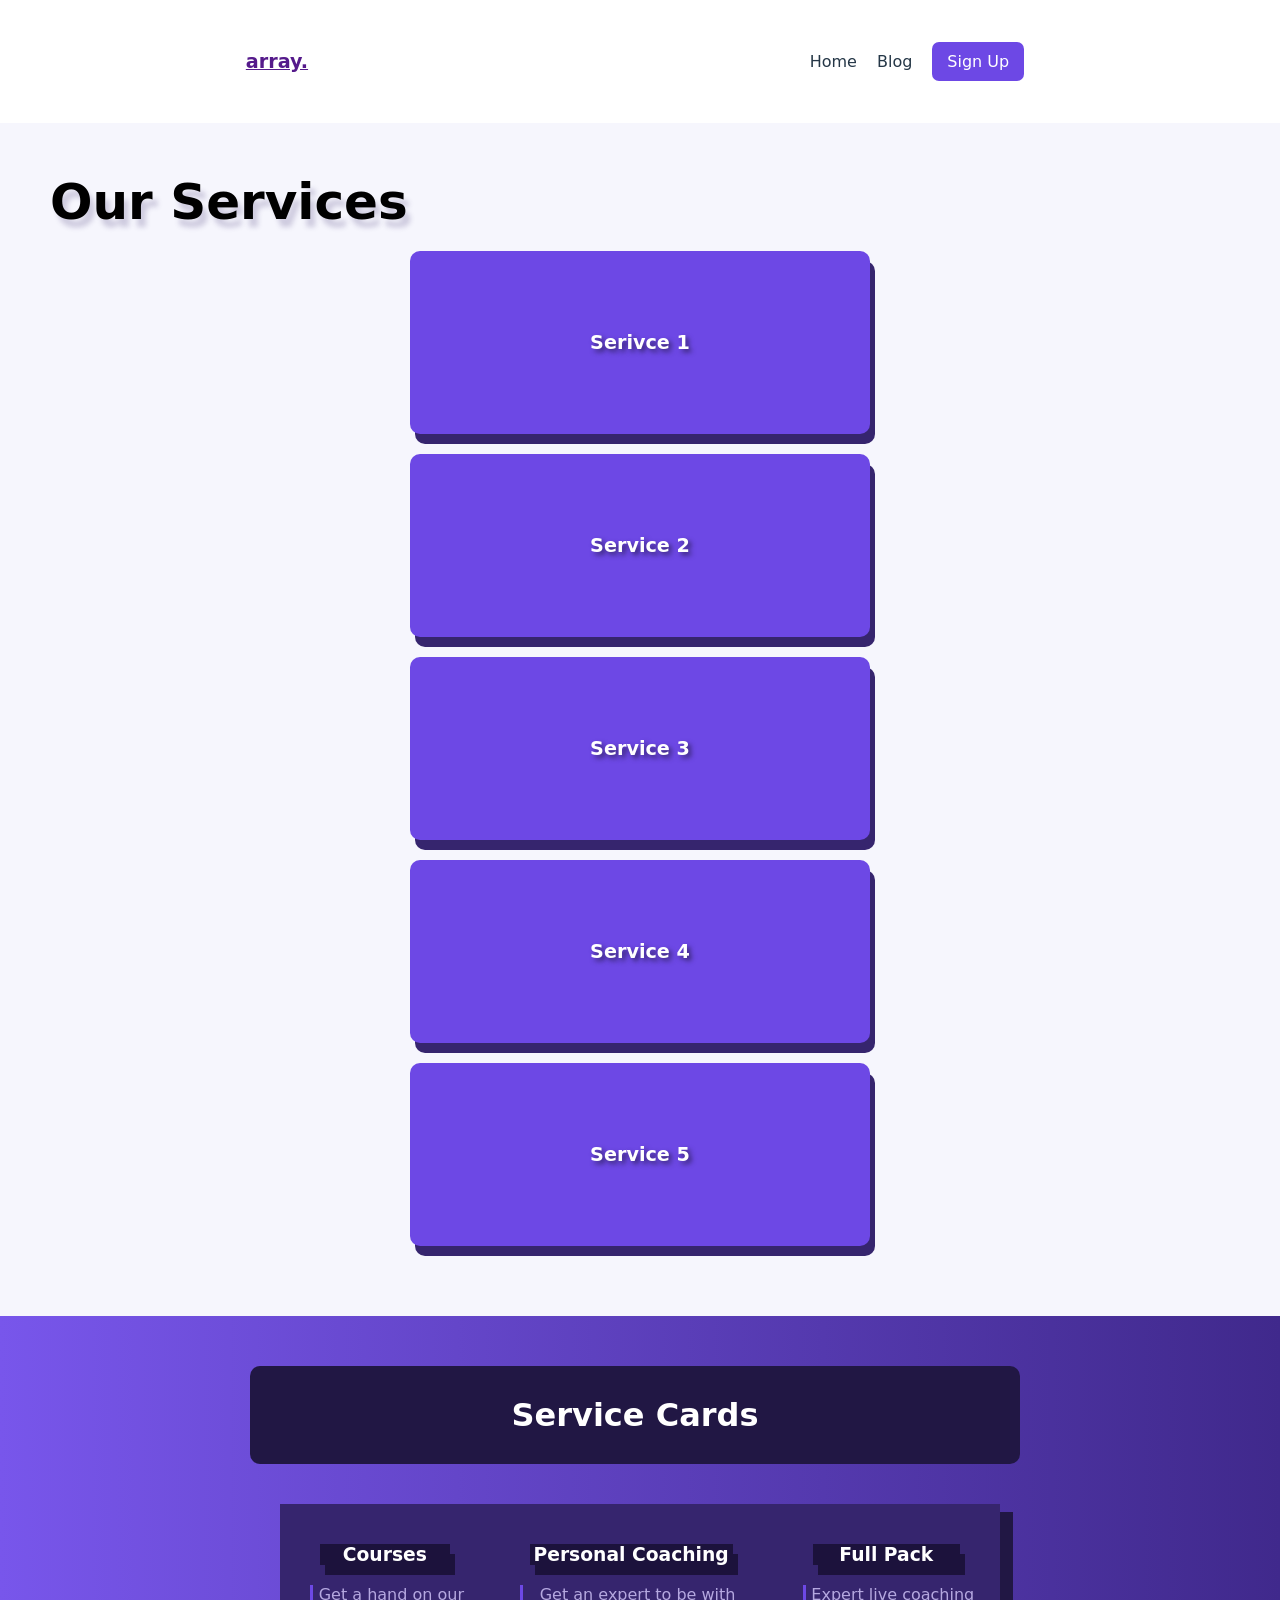
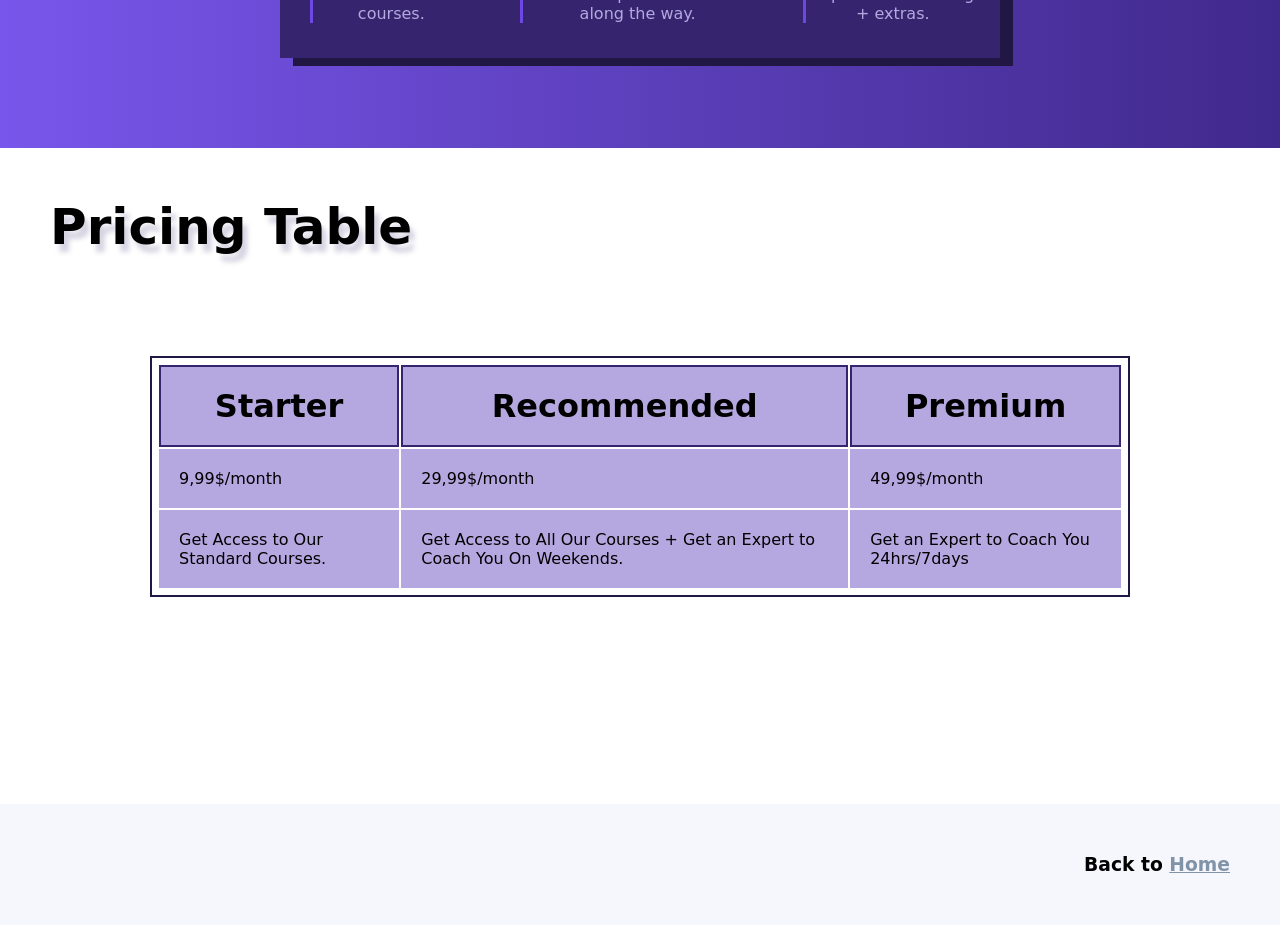
<file: html exercise css costumization/services.html>
<!doctype html>
<html lang="en">

<head>
  <meta charset="UTF-8" />
  <meta name="viewport" content="width=device-width, initial-scale=1.0" />
  <title>Services</title>
  <link rel="stylesheet" href="css/indexstyle.css">
</head>

<body>
  <header class="theheader">
    <!--! header -->
    <div class="hometitle">
      <a href="">array.</a>
    </div>
    <nav class="navbar">
      <!--! nav -->
      <a href="index.html">Home</a>
      <a href="blog.html">Blog</a>
      <div class="speciallinksdiv">
        <a href="signup.html" class="speciallinks">Sign Up</a>

      </div>
    </nav>
  </header>
  <main class="themain">
    <section class="secondsection">
      <h1 class="bigservicestitle">Our Services</h1>
      <!--! our services list -->
      <div class="ourservicesdiv">
        <ul>
          <li>
            <h3 class="ourservices">Serivce 1</h3>
          </li>
          <li>
            <h3 class="ourservices">Service 2</h3>
          </li>
          <li>
            <h3 class="ourservices">Service 3</h3>
          </li>
          <li>
            <h3 class="ourservices">Service 4</h3>
          </li>
          <li>
            <h3 class="ourservices">Service 5</h3>
          </li>
        </ul>
      </div>

    </section>
    <section class="fourthsection">
      <h1 class="servicecardtitle">Service Cards</h1>
      <div class="servicecardsrow">

        <!--! service cards -->
        <div class="oneservicecard">
          <h3>Courses</h3>
          <!--! cources -->
          <p>Get a hand on our courses.</p>
        </div>
        <div class="oneservicecard">
          <h3>Personal Coaching</h3>
          <!--! personal coaching -->
          <p>Get an expert to be with along the way.</p>
        </div>
        <div class="oneservicecard">
          <h3>Full Pack</h3>
          <!--! full pack -->
          <p>Expert live coaching + extras.</p>
        </div>
      </div>

    </section>
    <section class="thirdsection">
      <h1 class="tablesectiontitle">Pricing Table</h1>
      <!--! pricing table -->
      <table class="table">
        <tr>
          <th>Starter</th>
          <th>Recommended</th>
          <th>Premium</th>
        </tr>
        <tr>
          <td>9,99$/month</td>
          <td>29,99$/month</td>
          <td>49,99$/month</td>
        </tr>
        <tr>
          <td>Get Access to Our Standard Courses.</td>
          <td>Get Access to All Our Courses + Get an Expert to Coach You On Weekends.</td>
          <td>Get an Expert to Coach You 24hrs/7days</td>
        </tr>
      </table>
    </section>
    <br>
    <br>
    <br>
  </main>
  <footer class="thefooter">
    <!--! footer -->
    <div class="backtohomediv">
      <h3 class="backtohome">Back to <a href="index.html">Home</a></h3>

    </div>
  </footer>
</body>

</html>
</file>
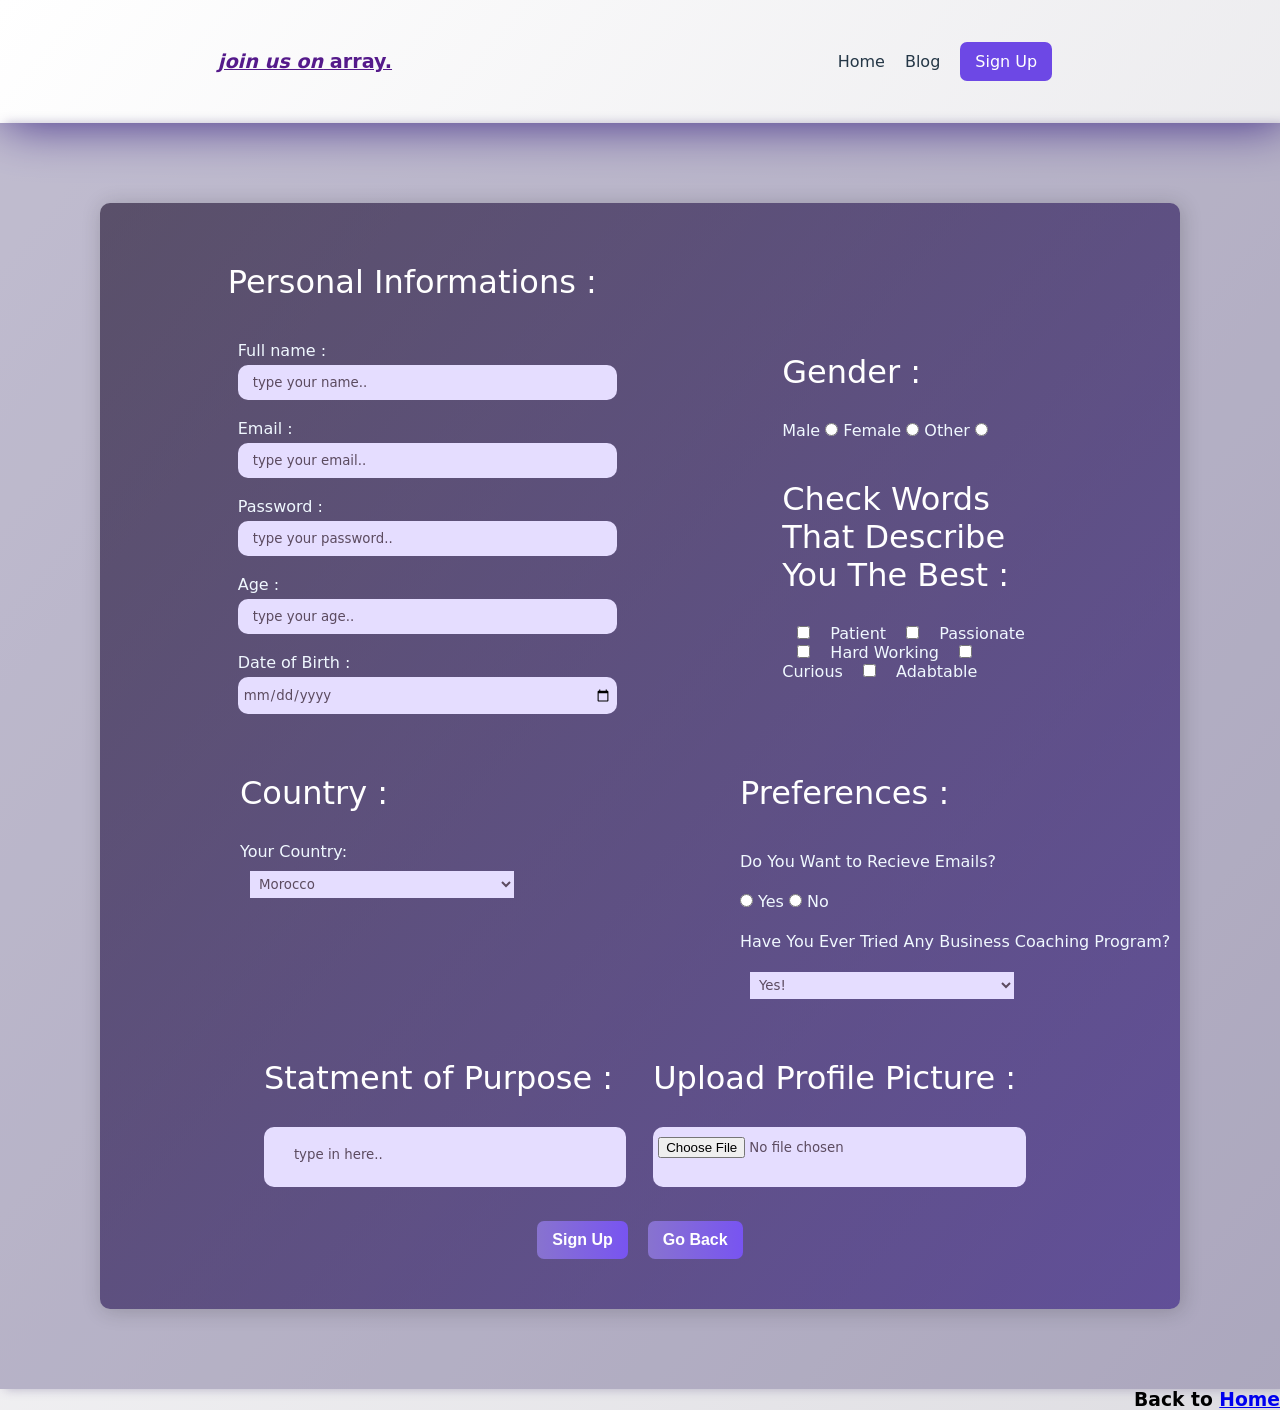
<file: html exercise css costumization/signup.html>
<!doctype html>
<html lang="en">

<head>
  <meta charset="UTF-8" />
  <meta name="viewport" content="width=device-width, initial-scale=1.0" />
  <title>Sign Up</title>
  <link rel="stylesheet" href="css/signuppage.css">
</head>

<body>
  <header class="theheader">
    <!--! header -->
    <div>
      <!--! logo -->
      <div class="hometitle">
        <a href=""> <i><u>join us on</u></i> array.</a>
      </div>
    </div>
    <nav class="navbar">
      <!--! nav -->
      <a href="index.html">Home</a>
      <a href="blog.html">Blog</a>
      <div class="speciallinksdiv">
        <a href="signup.html" class="speciallinks">Sign Up</a>
      </div>
    </nav>
  </header>
  <main class="lmain">
    <section class="thesectionofmain">
      <div class="thebigrowdiv">
        <fieldset class="fieldsetsdiv">
          <!--! fieldset1 -->
          <legend class="thelegendtitle">Personal Informations :</legend>
          <div class="thesubdiv">
            <!--! bottom is name -->
            <tr>
              <td class="boxtitle">Full name :</td>
              <input type="name" class="inputbox" placeholder="type your name.." />
            </tr>
            <br />
            <!--! bottom is email -->
            <tr>
              <td class="boxtitle">Email :</td>

              <input type="email" class="inputbox" placeholder="type your email.." />
            </tr>
            <br />
            <!--! bottom is password -->
            <tr>
              <td class="boxtitle">Password :</td>

              <input type="password" class="inputbox" placeholder="type your password.." />
            </tr>
            <br />
            <!--! bottom is age -->
            <tr>
              <td class="boxtitle">Age :</td>
              <input type="numbers" class="inputbox" placeholder="type your age.." />
            </tr>
            <br />
            <!--! bottom is date of birth -->
            <tr>
              <td class="boxtitle">Date of Birth :</td>
              <input type="date" class="inputbox" placeholder="" />
            </tr>
          </div>


        </fieldset>
        <!-- todo/ the row -->
        <div class="therowsubdiv">
          <fieldset class="fieldsetsdiv">
            <!--! fieldset2 -->
            <legend class="thelegendtitle">Gender :</legend>
            <!--! gender -->
            <td>Male</td>
            <input type="radio" />
            <td>Female</td>
            <input type="radio" />
            <td>Other</td>
            <input type="radio" />
          </fieldset>
          <fieldset class="fieldsetsdiv">
            <!--! fieldset3 -->
            <legend class="thelegendtitle">Check Words That Describe You The Best :</legend>
            <!--! personality traits -->
            <input type="checkbox" name="Patient" id="checkbox" />
            <td>Patient</td>
            <input type="checkbox" name="Passionate" id="checkbox" />
            <td>Passionate</td>
            <input type="checkbox" name="Hardworking" id="checkbox" />
            <td>Hard Working</td>
            <input type="checkbox" name="curious" id="checkbox" />
            <td>Curious</td>
            <input type="checkbox" name="adabtable" id="checkbox" />
            <td>Adabtable</td>
          </fieldset>
        </div>
      </div>
      <!-- todo/ secondbigrawdiv -->
      <div class="thescndbigrowdiv">
        <div class="thesubdiv">
          <fieldset class="fieldsetsdiv">
            <!--! fieldset4 -->
            <legend class="thelegendtitle">Country :</legend>
            <!--! country options -->
            <label for="country">Your Country:</label>
            <select id="country" name="country">
              <option value="morocco">Morocco</option>
              <option value="spain">Spain</option>
              <option value="france">France</option>
              <option value="Portugal">Portugal</option>
              <option value="Germany">Germany</option>
              <option value="Belgium">Belgium</option>
            </select>
          </fieldset>
        </div>
        <div class="thesubdiv">
          <fieldset class="fieldsetsdiv">
            <!--! fieldset5 -->
            <legend class="thelegendtitle">Preferences :</legend>
            <!--! motifications -->
            <div class="forsmallerdivs">
              <label for="notifications">Do You Want to Recieve Emails?</label>
              <div>
                <input type="radio" />
                <td>Yes</td>
                <input type="radio" />
                <td>No</td>
              </div>

            </div>
            <div class="forsmallerdivs">
              <label for="experience">Have You Ever Tried Any Business Coaching Program?
              </label>
              <!--! tried coaching program options -->
              <select id="experience" name="experience">
                <option value="yes">Yes!</option>
                <option value="quit">Yes but I didn't finish it.</option>
                <option value="no">
                  No, I never had any experience with business coaching.
                </option>
              </select>
            </div>
          </fieldset>
        </div>
      </div>
      <!-- todo/ statement of purpose -->
      <div class="messagediv">
        <fieldset class="fieldsetsdiv">
          <!--! fieldset6 -->
          <legend class="thelegendtitle">Statment of Purpose :</legend>
          <textarea name="textarea" class="messagebox" placeholder="type in here.."></textarea>
        </fieldset>
        
        <!-- todo/ upload file -->
        <fieldset class="fieldsetsdiv">
          <!--! fieldset7 -->
          <legend class="thelegendtitle">Upload Profile Picture :</legend>
          <input type="file" class="uploadbox" />
        </fieldset>
        </div>
        <div class="pageendbuttons">
          <!--! submit buttons -->
          <input type="button" value="Sign Up" class="onebutton"/>
          <input type="button" value="Go Back" class="onebutton"/>
        </div>
      

    </section>
  </main>
  <footer>
    <!--! footer -->
    <h3 align="right">Back to <a href="index.html">Home</a></h3>
  </footer>
</body>

</html>
</file>
<file: css-bonus/style.css>
* {
    /* background-color: #040b14; */
    margin: 0;
    padding: 0;
}

.lmain {
    background-image: url("imgs/hero-bg.jpg");
    background-size: cover;
    background-repeat: no-repeat;
    border-image: fill 0 linear-gradient(#0001, #000);
    /* overflow: hidden; */
    display: flex;
    /* justify-content: center; */
    flex-direction: row;
    /* width: 100%; */
    font-family: system-ui, -apple-system, BlinkMacSystemFont, 'Segoe UI', Roboto, Oxygen, Ubuntu, Cantarell, 'Open Sans', 'Helvetica Neue', sans-serif;

}

/* !/ sidebar */
.sidebar {
    background-color: #040b14;
    width: 23%;
    display: flex;
    flex-direction: column;
    padding: 15px;
    box-shadow: 7px 3px 9px #00000075,
        -7px -3px 9px #00000086;
}

/* todo/ avatar-username */
.sidebarfirstgroup {
    /* background-color: aqua; */
    display: flex;
    justify-content: center;
    flex-direction: column;
    align-items: center;

}

.avatardiv {
    /* background-color: aqua; */
    /* width: 10px;
    height: 10px; */

}

.avatar {
    /* width: 100%; */
    border: 8px solid #2a2d3e;
    border-radius: 50%;
    width: 94px;
}

.username {
    margin-top: 6px;
    font-family: system-ui, -apple-system, BlinkMacSystemFont, 'Segoe UI', Roboto, Oxygen, Ubuntu, Cantarell, 'Open Sans', 'Helvetica Neue', sans-serif;
    color: white;
    font-size: x-large;
}

/*todo/ Social links */
.socialsdiv {
    /* background-color: aqua; */
    margin-top: 16px;
    display: flex;
    justify-content: space-around;
    flex-direction: row;
}

.singlesocialdiv {
    background-color: #212431;
    color: white;
    font-size: 20px;
    /* height: 22px; */
    /* width: 22px; */
    border-radius: 50%;
    padding: 7px 10px;
    align-items: center;
}

.singlesocialdiv:hover {
    background-color: #149ddd;
    transition: 0.3s
}

.sociallink {
    color: white;
}

/* todo/ navbar */
.navbar {
    /* background-color: aqua; */
    margin-top: 9px;
    display: flex;
    justify-content: center;
    flex-direction: column;

    /* align-items: center; */
    padding: 20px;

}

.navitem {

    display: flex;
    /* flex-direction: row; */
    /* justify-content: space-between; */
    align-content: center;
    /* padding: 10px; */
    color: #7a7b89;
    /* text-align: center; */
    /* background-color: red; */
}

.navitem:hover {
    background-color: #212431;
    color: #149ddd;
    border-radius: 15px;
    transition: 0.3s;
}

.icondiv {
    /* background-color: red; */
    font-size: 30px;
    /* color: #7a7b89; */
    margin: 10px;
}

.navitemname {
    /* background-color: red; */


    /* padding: 0px 20px; */
    align-content: center;
    font-family: "poppings", sans-serif;
    font-weight: 500;
    padding: 0 0px;
    text-align: left;
}

.barlink {
    /* background-color: aqua; */
    padding: 0 70px;
    text-decoration: none;
    display: flex;
    justify-content: left;
    text-align: left;
    color: #7a7b89;
    padding: 15px 55px;
}

.barlink:hover {
    color: #149ddd;
    transition: 0.3s
        /* background-color: aqua; */
}

.sidebarfooter {
    margin-top: 20px;
    /* background-color: red; */
    text-decoration: none;
    color: white;
    font-size: small;
    text-align: center;
}

/* !page content */
.pagecontent {
    width: 100%;
    /* background-color: red; */
    display: flex;
    justify-content: center;
    flex-direction: column;
    align-items: center;
    font-size: xx-large;
    color: rgb(200, 209, 215);
    letter-spacing: 2px;
}

.innerdiv {
    /* background-color: aqua; */
    text-align: left;
    margin-right: 50%;
    text-shadow: #040b1477 2px 2px 10px;

}

.bigname {
    font-family: Cambria, Cochin, Georgia, Times, 'Times New Roman', serif;
    letter-spacing: 8%;
    font-style: itali;
    font-weight: bolder;
}

.sub {
    color: #a8a8b7;
    font-family: "poppings", sans-serif;
    font-size: medium;
    letter-spacing: 10px;
    margin-left: 20%;
    line-height: 10px;
    /* text-decoration: underline (to right,#000082,#000035 );
    text-underline-offset: 6px; */
    background-image: linear-gradient(to right, #000080, #000033);
    background-repeat: no-repeat;
    background-size: 70% 1px;
    background-position: 0 100%;
    transition: background-size 0.3s ease;
}
</file>
<file: exo10/style.css>
* {
    margin: 0;
    padding: 0;
    font-family: Roboto, sans-serif;
}

/* body {
    background-image: url(img/section1.jpg), url(img/section2.jpg), url(img/section3.jpg), url(img/section4.jpg), url(img/section5.jpg);
    background-repeat: no-repeat, no-repeat;
    /* background-position: center, center; */
/* background-size: contain;
} */



.section1 {
    display: flex;
    justify-content: center;
    flex-direction: column;
    text-align: center;
    color: white;
    line-height: 40px;
    align-items: center;
    /* ? */

    /* background-image: linear-gradient(rgba(0, 0, 0, 0.6), rgba(0, 0, 0, 0.6)),
        url(img/section1.jpg); */
    background-image: linear-gradient(rgba(0, 0, 0, 0.6), rgba(0, 0, 0, 0.6)),
        url(https://picsum.photos/1600/900);
    object-fit: none;
    /* padding: 300px; */
    height: 100vh;
}

.firstsectionlink {
    background: #0e0e7d;
    background: linear-gradient(90deg, rgba(14, 14, 125, 1) 0%, rgba(0, 145, 255, 1) 100%);
    display: flex;
    justify-content: center;
    width: fit-content;
    border-radius: 15px;
    margin-top: 30px;
}

.firstsectionlink a {
    color: white;
    text-decoration: none;
    text-align: center;
    padding: 3px 10px;
}

/* !/ section2 */
.section2 {
    /* background-color: blueviolet; */
    background: repeating-linear-gradient(45deg,
            transparent,
            transparent 10px,
            rgba(0, 0, 0, 0.1) 10px,
            rgba(0, 0, 0, 0.1) 20px), 
            linear-gradient(90deg, rgba(131, 58, 180, 1) 0%,
            rgba(253, 29, 29, 1) 50%, rgba(252, 176, 69, 1) 100%);
    height: 30vh;
    /* ? */
    display: flex;
    justify-content: center;
    align-items: center;
    text-align: center;
}

.section2div {
    background-color: aliceblue;
    border-radius: 15px;
    font-size: smaller;
    padding: 20px;
}

.section3 {
    background-image: url(img/section3.jpg);
    background-size: contain;
    /* color: aliceblue; */
    text-align: center;
    padding: 70px;
}

.section4 {
    background-image: url(img/section4.jpg);
    background-attachment: fixed;
    background-size: cover;
    position: sticky;
    top: 0;
    color: aliceblue;
    text-align: center;
    padding: 150px;

}

.section5 {
    background-image: url(img/section5.jpg);
    background-size: cover;
    height: 70vh;
    background-repeat: no-repeat;
    color: aliceblue;
    text-align: center;
    /* width: 100vh; */
}
</file>
<file: exo11 formulaire/style.css>
* {
    margin: 0;
    padding: 0;
}

/* !main */
.lmain {
    padding: 80px 200px;
    background: #152032;
    background: linear-gradient(130deg, rgb(20, 31, 49), rgb(34, 56, 81));
    font-family: Arial, Helvetica, sans-serif;

}

.thesectionofmain {
    display: flex;
    /* justify-content: center; */
    flex-direction: column;
    /* align-items: center; */
    /* background-color: #15203252; */
    background: linear-gradient(130deg, rgba(40, 50, 68, 0.592), rgba(51, 71, 94, 0.531));
    color: aliceblue;
    padding: 40px;
    border-radius: 20px;
    box-shadow: rgba(26, 26, 26, 0.216) 2px 2px 20px;
}



/* !content */
.pagetitle {
    text-align: center;
    font-weight: bolder;
    margin-bottom: 20px;
}

/* ?/name */
.thediv {
    /* background-color: red; */
    display: flex;
    /* justify-content:flex-start; */
    flex-direction: row;
    /* flex: 1;    */
    width: 100%;

}

.thesubdiv {
    /* background-color: aqua; */
    display: flex;
    /* justify-content: flex-start; */
    flex-direction: column;
    justify-content: left;
    /* background-color: #485566; */
    width: 50%;
    padding: 10px;

}

.oneboxdivs {
    /* background-color: red; */
    display: flex;
    /* justify-content:center; */
    /* flex-direction: column; */
    /* flex: 1;    */
    width: 100%;
    margin-bottom: 20px;

}



.boxtitle {
    font-size: medium;
    font-weight: 700;
    margin-bottom: 15px;
}

.inputbox {
    background-color: #485567;
    outline: none;
    color: aliceblue;
    padding: 10px 5px;
    border: none;
    border-radius: 10px;
    width: 100%;
}
::placeholder {
    color: rgb(205, 211, 217);
    padding-left: 10px;
}
/* ?email */
.emaildiv {
    /* background-color: aqua; */
    display: flex;
    flex-direction: row;
    justify-content: center;
}

.emailsubdiv {

    /* background-color: red; */
    width: 100%;
    padding: 10px;
}

/* ?/country */
.countrydiv {
    /* background-color: aqua; */
    display: flex;
    flex-direction: row;
    justify-content: center;


}

.countrysubdiv {

    /* background-color: red; */
    width: 100%;
    padding-left: 10px;
}

/* ?/gender and skills */
.genderandskillsdiv {
    display: flex;
    justify-content: center;
    flex-direction: column;
}

/* ?gender */
.gender {
    display: flex;
    /* justify-content: left; */
    flex-direction: column;
    width: 25%;
    padding: 10px;
    /* background-color: aqua; */
}

.inputformdivs {
    /* background-color: red; */
    display: flex;
    /* justify-content:left; */
    flex-direction: row;
    /* flex: 1;    */
    /* width: 100%; */
}

/* ?/skills */
.skills {
    display: flex;
    /* justify-content: left; */
    flex-direction: column;
    width: 25%;
    margin-top: 20px;
    /* background-color: aqua; */
}

.inputformdivs {
    /* background-color: red; */
    display: flex;
    /* justify-content:left; */
    flex-direction: row;
    /* flex: 1;    */
    /* width: 100%; */
}

#checkbox {
    /* background-color: aqua; */
    margin: 0px 15px;
    padding: 10px;
}

/* ?/message */
.messagediv {
    /* background-color: red; */

    display: flex;
    justify-content: center;
}

.messagesubdiv {
    width: 100%;
    padding: 10px;
}

.messagebox {
    background-color: #485567;
    outline: none;
    color: rgb(200, 209, 218);
    padding: 20px 0px 0px 20px;
    border: none;
    border-radius: 10px;
    width: 98%;
    resize: none;
    height: 100px;
}

/* ?/upload cv */
.uploadcvdiv {
    padding: 10px;
    margin-bottom: 20px;
}

.uploadbox {
    background-color: #485567;
    outline: none;
    color: aliceblue;
    padding: 10px 5px;
    border: none;
    border-radius: 10px;
    width: 100%;
}

/*!footer  */
.registerbuttondiv {
    /* background-color: aqua; */
    display: flex;
    justify-content: center;
    border-radius: 20px;
    width: 100%;
    
    

}

.registerbutton {
    font-family: Arial, Helvetica, sans-serif;
    color: white;
    font-weight: bold;
    /* letter-spacing: 2px; */
    font-size: medium;
    cursor: pointer;
    padding: 15px;
    width: 100%;
    border-radius: 10px;
    background: linear-gradient(to right, rgb(0, 196, 255), rgb(0, 117, 253));
    border: none;
    outline: none;
}
</file>
<file: exo8/style.css>
body {
  /* background-color: #faf5f1; */
  background-color: #ecded2;
  /* padding: 5%; */
  margin: 25px 40px;
}
/* !HEADER */
/* todo this is the header box */
.lheader {
  background-color: white;
  border-radius: 15px 15px 0px 0px;
  display: flex;
  justify-content: space-between;
  align-items: center;
  padding: 30px;
  /* box-shadow: 0px 0px 15px #696c708d; */
  /* box-shadow: 0px 10px 15px -5px black; */
}

/* todo NAVBAR ITEMS */
.navdiv {
  display: flex;
  justify-content: space-around;
  align-items: center;
}

/* todo LEFT NAVBAR ITEMS */
.webtitle {
  font-size: larger;
}

/* todo LEFT NAVBAR ITEMS */
.profile {
  display: flex;
  justify-content: space-around;
  align-items: center;
  /* background-color: #62c4b1; */
  border-radius: 15px;
  /* height: 0auto; */
  margin: 10px;
}

.avatardiv {
  display: flex;
  justify-content: center;
  align-items: center;
  /* background-color: aqua; */
  width: 35px;
  margin-right: 10px;
  margin-left: 25px;
}
.avatar {
  /* background-color: red; */
  width: 35px;
  border-radius: 50%;
}
.usernamediv {
}
.username {
  /* ackground-color: red; */
  font-family: "Roboto", sans-serif;
  font-weight: 400;
  font-size: small;
}

/* todo/ searchbox */
.searchboxdiv {
  /* background-color: aqua; */
  /* width: 70%; */
  height: 35px;
  display: flex;
  justify-content: center;
  align-items: center;
}
#searchbox {
  background-color: #f0f4f5;
  border: none;
  outline: none;
  /* width: 70%; */
  height: 35px;
  border-radius: 15px;
  padding: 10px;
}

/* !MAIN */
/* todo/ MAIN GENERAL PARAMETER */
.themain {
  background-color: white;
  padding-top: 40px;
  border-radius: 0px 0px 15px 15px;
  /* box-shadow: 0px 0px 15px #696c708d; */
  /* box-shadow: 0px 10px 15px -5px black; */
  /* display: flex;
  justify-content:; */
}

/* todo/ SIDEBAR */
.sidebar {
  /* background-color: aqua; */
  /* margin-left: 3% ;  */
  width: 30%;
  display: flex;
  justify-content: flex-start;
  align-items: flex-start;
}
.sidemenuul {
  /* background-color: #f9bd51; */
  /* margin: 20px; */
  /* text-align: left; */
  list-style: none;
}
.sidemenuli {
  /* margin: 30px; */
  margin-bottom: 40px;
}
.sidemenu {
  /* background-color: #60636313; */
  padding: 20px;
  /* margin: 20px; */
  /* text-align: left; */
  font-family: "Roboto", sans-serif;
  font-weight: 500;
  font-size: medium;
  text-decoration: none;
  color: black;
}
.sidemenu:hover {
  background-color: #4a5e5e3b;
  border-radius: 15px;
  transition: 0.6s;
}

/* todo/ MAIN PAGE CONTENT */
.lmain {
  /* background-color: aqua; */
  /* margin-left: 25%; */
  width: 100%;
  display: flex;
  justify-content: space-between;
  flex-direction: row;
  align-items: center;
}
.mainsection {
  /* background-color: aqua; */
  display: flex;
  justify-content: center;
  flex-direction: row;
  /* width: 100%; */
  padding: 0px 40px;
}
/* todo/ LEFT DIV */
.leftdiv {
  /* background-color: aqua; */
  width: 50%;
}
.welcomingtitle {
  font-family: "Merriweather", serif;
  font-weight: bolder;
  font-size: 40px;
  color: #162121;
  /* letter-spacing: 1px; */
}
.wallet {
  font-family: "Anonymous Pro", monospace;
  /* font-family: "Selectric", sans-serif; */
  font-size: xx-large;
  color: #62c4b1;
  letter-spacing: 1%;
}
.leftdivpara {
  margin-top: 20px;
  font-family: "Roboto", sans-serif;
  font-weight: 600;
  font-size: medium;
  color: #162121;
}
.investnow {
  color: #f9bd51;
  text-decoration: underline;
  font-family: "Roboto", sans-serif;
  text-underline-offset: 5px;
}
/* todo/ right div */
.illustrationdiv {
  /* background-color: aqua; */
  display: flex;
  justify-content: right;

  width: 50%;
}
.illustration {
  width: 65%;
  /* background-color: red; */
}

/* ! MAIN --
!BOTTOM stuff */

.mainbottom {
  border: 1px solid rgb(189, 189, 189);
  border-radius: 15px;
  font-family: "Roboto";
  margin-bottom: 50px;
}
/* todo/ header of transactions */
.transactionsheader {
  /* background-color: aqua; */
  display: flex;
  justify-content: space-between;
  flex-direction: row;
  align-items: center;
  padding: 40px 35px;
}
.transactionnotification {
  display: flex;
  justify-content: center;
  flex-direction: row;
  align-items: center;
}
/* ? title */
.toreview {
  /* font-family: "Roboto", sans-serif; */
}
/* ? number of transactions to reviews */
.toreviewnotif {
  /* *flexbox stuff* */
  display: flex;
  justify-content: center;
  align-items: center;
  text-align: center;

  /* *font stuff* */
  /* font-family: "Roboto", sans-serif; */
  font-weight: bold;
  font-size: small;
  color: #828891;

  /* *circle* */
  background-color: #f7f6fc;
  width: 12px;
  height: 12px;
  padding: 7px;
  border-radius: 50%;
  margin-left: 8px;
}
.viewlink {
  color: #f9bd51;
  text-decoration: underline;
  text-underline-offset: 5px;
  font-family: "Roboto", sans-serif;
  font-weight: bold;
}
/* todo/ transaction group-list */
.transactiongroup {
  /* background-color: aqua; */
  display: flex;
  justify-content: space-between;
  align-items: center;
  padding: 0px 30px;
}
.transactionsdate {
  /* background-color: red; */
  display: flex;
  justify-content: space-between;
  align-items: center;
  width: 100%;
}
.date {
  font-family: "Inter", sans-serif;
  color: #828891;
}
.stock {
  font-family: "Anonymous Pro", monospace;
  color: #828891;
}

/* todo/ the transaction */
.weekgroup {
  /* background-color: aqua; */
  justify-items: center;
  /* display: flex; */
}
.onestock {
  /* background-color: purple; */
  display: flex;
  justify-content: space-between;
  flex-direction: row;
  border-top: #828891 solid 1px;
  /* border-bottom: #828891 solid 1px; */
  padding: 30px 50px;
  width: 80%;
  margin: 0 auto;
}
.onestock:hover {
  background-color: #81969619;
  border-radius: 15px;
  box-shadow: 0px 8px 6px -3px #96aeca30;
  color: #001a38;
  .stocksizm {
    font-style: oblique;
  }
  .brandname {
    text-decoration: underline;
    text-decoration-line: underline;
    text-decoration-color: #855600e0;
    text-underline-offset: 5px;
    text-decoration-thickness: 1px;
  }
  transition: 0.3s;
}
.grayedtext {
  color: #828891;
  font-weight: 400;
}
.brand {
  /* background-color: red; */
  display: flex;
  justify-content: space-between;
  flex-direction: row;
}
.brandicon {
  /* background-color: aqua; */
  display: flex;
  justify-content: left;
  align-items: center;
  font-size: 60px;
  width: 100px;
}
.brandname {
  color: #222f31;
}
.stockprice {
  font-family: "Inter", monospace;
  font-weight: bolder;
  color: #222f31;
}
.stocksizm {
  /* background-color: aqua; */
  justify-items: right;
  line-height: 4px;
  align-content: center;
  /* mar: 20px 0px 20px 0px; */
  /* height: 60px; */
}
</file>
<file: exo9/style.css>
* {
    margin: 0;
    padding: 0;
}

body {
    background-color: #0a0b0f;
    /* background: #050A1E;
    background: linear-gradient(179deg, rgba(5, 10, 30, 1) 0%, rgba(9, 21, 63, 1) 100%); */
    padding: 20px 160px;
    font-family: system-ui, -apple-system, BlinkMacSystemFont, 'Segoe UI', Roboto, Oxygen, Ubuntu, Cantarell, 'Open Sans', 'Helvetica Neue', sans-serif;
    zoom: 0.8;
    user-select: none;
    background: linear-gradient(179deg, rgba(5, 10, 30, 1) 0%, rgba(9, 21, 63, 1) 100%);
}


/* !HEADER */
.theheader {
    background-color: #1f2535;
    border-radius: 20px;
    padding: 20px;
    color: white;
    display: flex;
    justify-content: space-between;
    align-items: center;
    border: #2f354d 1px solid;
}

/* todo/left div */
.leftheaderdiv {
    /* background-color: aqua; */
    display: flex;
    justify-content: space-between;
    align-items: center;
}

.extentionsicon {
    display: flex;
    align-content: center;
    align-content: center;
    /* background-color: red; */
    font-size: 50px;
    padding-right: 15px;
    color: #f25c55;
}

.tabname {
    font-weight: 600;
    color: #e0e6f1;
}

/* todo/ right div */
.rightheaderdiv {
    display: flex;
    justify-content: center;
    align-items: center;
    align-content: center;
    background-color: #2f354d;
    padding: 20px 20px;
    border-radius: 19px;
    color: #e0e6f1;
    height: 20px;
    width: 20px;
    font-size: 20px;
}

.rightheaderdiv:hover {
    background-color: #3f4764;
    cursor: pointer;
    transition: 0.2s;
}


/* todo/ searchbox */
/* .extentionsearchbox { */
    /* background-color: red; */
    /* display: flex;
    align-items: center;
    justify-content: space-between;
    text-align: center;
} */
/* #topsearch {
    background-color: red; */
    /* color: #2f354d; */
/* } */

/* From Uiverse.io by joe-watson-sbf */ 
.search {
  display: flex;
  align-items: center;
  justify-content: space-between;
  text-align: center;
}

.search__input {
  font-family: inherit;
  font-size: inherit;
  background-color: #f4f2f2;
  border: none;
  color: #646464;
  padding: 0.7rem 1rem;
  border-radius: 30px;
  width: 12em;
  transition: all ease-in-out .5s;
  margin-right: -2rem;  
}
.search__input:hover, .search__input:focus {
  box-shadow: 0 0 1em #00000013;
}

.search__input:focus {
  outline: none;
  background-color: #f0eeee;
}

.search__input::-webkit-input-placeholder {
  font-weight: 100;
  color: #ccc;
}

.search__input:focus + .search__button {
  background-color: #f0eeee;
}

.search__button {
  border: none;
  background-color: #f4f2f2;
  margin-top: .3em;
}

.search__button:hover {
  cursor: pointer;
}

.material-symbols-outlined {
  height: 1.3em;
  width: 1.3em;
  fill: #b4b4b4;
}


/* !MAIN */
/* todo/ main header */
/* ? left side */
.buttonssection {
    /* background-color: red; */
    display: flex;
    justify-content: space-between;
    align-content: center;
    align-items: center;
    margin-top: 50px;
}

.extentionslistdiv {}

.extentionslisttext {
    color: #e0e6f1;
}

/*? right side  */
.filterbuttons {
    display: flex;
    justify-content: space-around;
    color: #e0e6f1;
}

.onefilter {
    background-color: #2f354d;
    margin: 5px 5px;
    padding: 10px 20px;
    border-radius: 30px;
    border: #3f4764 2px solid;
}

.onefilter:hover {
    background-color: #f25c55;
    border: #ffa4a49b 2px solid;
    transition: 0.2s;
    cursor: pointer;
}

.onefiltertext {
    font-weight: 400;
    font-size: large;
}

/*!MAIN BOXES  */

/*? ROW */
.mainrow {
    /* background-color: red; */
    display: flex;
    justify-content: space-between;
    flex-direction: row;
    flex: 1;
    gap: 10px;
    margin-top: 20px;
}

/*?BOX */
/* todo/ box main shape */
.boxinrow {
    background-color: #1f2535;
    border-radius: 20px;
    color: #e0e6f1;
    padding: 20px;
    border: #2f354d 2px solid;
    display: flex;
    flex-direction: column;
    justify-content: space-between;
    flex: 1;
}

/* ?box top half */
.boxtophalf {
    /* background-color: purple; */
    display: flex;
    flex-direction: row;
    justify-content: space-between;
    align-items: center;
    align-content: center;
}

.boxicon i {
    /* background-color: #f25c55; */
    background-color: var(--icon-color, #f25c55);
    color: #0a1541;
    font-size: 35px;
    padding: 15px;
    border-radius: 10px;
    margin-bottom: 20px;
}

.boxtext {
    /* background-color: aqua; */
    display: flex;
    flex-direction: column;
    padding: 20px;

}

.boxtitle {
    font-size: larger;
    margin-bottom: 5px;
}

.boxdescription {
    font-size: medium;
    font-weight: 300;
    color: #9ca1b8;
}

/* ?box bottom half */
.boxbottomhalf {
    /* background-color: purple; */
    display: flex;
    flex-direction: row;
    justify-content: space-between;

}

.removebutton {
    background-color: #2f354d;
    padding: 10px 18px;
    border-radius: 20px;
    border: #3f4764 1px solid;
    /* font-size: medium; */
    font-size: 16px;
}

.removebutton:hover {
    background-color: #f25c55;
    cursor: pointer;
    /* font-size: 17px; */
    transition: 0.3s;
}

/* ? */
/*?  */
/*?  */



.hidden-checkbox {
    display: none;
}

.switch-label {
    display: block;
    width: 50px;
    height: 26px;
    background-color: #101627;
    border-radius: 50px;
    position: relative;
    cursor: pointer;
    transition: 0.2s;
    border: 1px solid #2f354d;
}

.switch-label::after {
    content: "";
    position: absolute;
    top: 4px;
    left: 3px;
    width: 18px;
    height: 18px;
    background-color: #888ea5;
    border-radius: 50%;
    transition: 0.2s;
}

.hidden-checkbox:checked+.switch-label {
    /* background-color: #1f2535; */
    background-color: #f25c55;
    /* border-color: #f25c55; */
    border-color: #1f2535
}

.hidden-checkbox:checked+.switch-label::after {
    transform: translateX(26px);
    background-color: #f25c55;
    background-color: #1f2535
}
.switch-label:hover {
    border: #3f4764 2px solid;
    /* border-color: #3f4764; */
}
</file>
<file: html exercise css costumization/css/blogstyle.css>
* {
    margin: 0;
    padding: 0;
    font-family: system-ui, -apple-system, BlinkMacSystemFont, 'Segoe UI', Roboto, Oxygen, Ubuntu, Cantarell, 'Open Sans', 'Helvetica Neue', sans-serif;
    user-select: none;
}

.theheader {
    display: flex;
    justify-content: space-around;
    align-items: center;
    /* background-color: aqua; */
    padding: 50px 0;

}

.hometitle {
    color: #6d48e5;
    font-weight: bolder;
    font-size: larger;
}

.navbar {
    text-decoration: none;
    display: flex;
    justify-content: space-between;
}

.navbar a {
    text-decoration: none;
    color: rgb(37, 55, 71);
    margin: 0px 10px;
}
.navbar a:hover {
    color: #6d48e5;
    transition: 0.2s;
}
.speciallinks {
    background-color: #6d48e5;
    padding: 10px 15px;
    border-radius: 7px;
}

.speciallinksdiv a {
    text-decoration: none;
    color: white;
}

.speciallinks:hover {
    background-color: #2d118a;
    transition: 0.5s;
}

/* !main */
.themain {
    display: flex;
    flex-direction: column;
    align-content: center;
    /* background-color: aqua; */
    text-align: center;
    padding: 100px 200px;
}

.thearticlesection {
    /* background-color: red; */
    display: flex;
    align-items: center;
    align-content: center;
    text-align: left;
    padding: 40px;
    background-color: #6d48e5;
    color: white;
}

.thearticlesection:hover {
    background-color: #634dab;

    transition: 0.3s;
}

.thearticlesection h1 {
    padding: 20px;
}

.thearticlesection p {
    text-wrap: wrap;
}

/* ! */
.secondsection {
    /* background-color: #6d48e5; */
    margin-top: 40px;
    width: 100%;
}

.thegraphics {
    margin-bottom: 60px;
    width: 100%;
    

}

.bloggraphic {
    width: 700px;
    padding: 70px;
}

.bloggraphic:hover {
    width: 650px;
    transition: 1s;

}

.secondsection:hover {
    font-weight: 500;
    font-size: large;
    background-color: #bbacef;
    transition: 1s;
}

/* ! */
.lastsection {
    width: 800px;
    margin-top: 50px;
}

.youtubevideo {
    border: #6d48e5 solid 1px;
    box-shadow: #6d48e5 10px 5px 0px;
    width: 750px;
    height: 315px;
}

.youtubevideo:hover {
    border: #2d118a solid 10px;
    box-shadow: #6d48e5 30px 30px 50px;
    transition: 0.5s ease-in-out;
}

/* ! */


.thefooter {
    background-color: rgb(246, 246, 253);
    /* display: flex;
    justify-content: flex-end;
    flex-direction: column;  */
    color: rgb(37, 55, 71);
}

.thefooter p {
    text-align: center;
    color: rgb(161, 173, 192);
    font-size: small;
    font-weight: 400;
}

.thefooter a {
    /* display: flex;
    justify-content: right;
    flex-direction: column; */
    text-decoration: none;
    color: rgb(37, 55, 71);
}

.thefooter a:hover {
    color: #2d118a;
    background-color: #bbacef;
    padding: 0px 10px;
    transition: 0.3s;
}
</file>
<file: html exercise css costumization/css/indexstyle.css>
* {
    margin: 0;
    padding: 0;
    font-family: system-ui, -apple-system, BlinkMacSystemFont, 'Segoe UI', Roboto, Oxygen, Ubuntu, Cantarell, 'Open Sans', 'Helvetica Neue', sans-serif;
    user-select: none;
}

/* todo/ the header */
.theheader {
    display: flex;
    justify-content: space-around;
    align-items: center;
    padding: 50px 0;

}

.hometitle {
    color: #6d48e5;
    font-weight: bolder;
    font-size: larger;
}

.navbar {
    text-decoration: none;
    display: flex;
    justify-content: space-between;
}

.navbar a {
    text-decoration: none;
    color: rgb(37, 55, 71);
    margin: 0px 10px;
}

.navbar a:hover {
    color: #6d48e5;
    transition: 0.2s;
}

.speciallinks {
    background-color: #6d48e5;
    padding: 10px 15px;
    border-radius: 7px;
}

.speciallinksdiv a {
    text-decoration: none;
    color: white;
}

.speciallinks:hover {
    background-color: #2d118a;
    transition: 0.5s;
}

/* todo/ the main */
.themain {

    display: flex;
    justify-content: center;
    flex-direction: column;
}

.firstmainsection {
    padding: 50px;
    display: flex;
    justify-content: center;
    flex-direction: column;
    align-items: center;
    align-content: center;
}

.techcity {
    margin-bottom: 20px;
}

.firsttitle {
    color: rgb(52, 68, 84);
    margin-bottom: 10px;
}

.toppara {
    font-weight: 300;
    margin-bottom: 30px;
}

.registerbutton {
    display: flex;
    justify-content: center;
    align-items: center;
    background-color: #6d48e5;
    letter-spacing: 1px;
    padding: 10px 40px;
    border-radius: 10px;
    cursor: pointer;
}

.registerbutton:hover {
    background-color: #2d118a;
    transition: 0.5s;
}

.registerbutton a {
    text-decoration: none;
    color: white;
    font-weight: 600;
}


/* !servicespage main */
.bigservicestitle {
    font-size: 50px;
    text-shadow: #36256e34 5px 8px 5px;
}

.ourservicesdiv {
    display: flex;
    justify-content: center;

}

.ourservicesdiv ul {
    text-decoration: none;
    list-style: none;
}

.ourservices {
    color: white;
    text-shadow: #36256e 3px 3px 5px;
    background-color: #6d48e5;
    border-radius: 10px;
    box-shadow: #36256e 5px 10px 0px;
    padding: 80px 180px;
    font-weight: bolder;
    font-size: larger;
    margin: 20px;
    cursor: pointer;
}

.ourservices:hover {
    background-color: #36256e;
    transition: 0.5s;
}

/* ? */
.servicecardtitle {

    text-align: center;
    color: #ffffff;
    background-color: #211744;
    padding: 30px;
    font-weight: bolder;
    font-size: xx-large;
    border-radius: 10px;
    margin-right: 10px;

}


.servicecardsrow {
    display: flex;
    justify-content: center;
    flex-direction: row;
    margin: 40px 30px;
    text-align: center;
    box-shadow: #211744 13px 8px 0px;
}

.oneservicecard {
    background-color: #36256e;
    display: flex;
    justify-content: space-around;
    flex-direction: column;
    padding: 20px;
}

.oneservicecard:hover {
    background-color: #4f427a;
    cursor: pointer;
}

.oneservicecard h3 {
    background-color: #1c123c;
    box-shadow: #1c123c 5px 10px 0px;
    margin: 20px;
}

.oneservicecard p {
    border-left: #6d48e5 3px solid;
    font-weight: 300;
    margin-left: 10px;
    color: #b5a8e0;
    margin-bottom: 15px;
}

.tablesectiontitle {
    font-size: 50px;
    text-shadow: #36256e34 5px 8px 5px;
    text-align: left;
}

.table {
    display: flex;
    justify-content: center;
    align-items: center;
    margin: 100px;
    padding: 5px;
    border: #211744 2px solid;
}

.table tr {
    background-color: #b5a8e0;

    margin: 40px;
}

.table th {
    border: #36256e 2px solid;
    margin: 10px;
    padding: 20px;
    font-size: xx-large;
}

.table td {
    font-weight: 350;
    padding: 20px;
    text-align: left;
    margin-left: 30px;
}

.backtohomediv {
    padding: 50px;
    background-color: rgb(246, 246, 253);
    display: flex;
    justify-content: right;
}

.backtohome h3 {
    background-color: #40298c;
    color: #211744;
}

.backtohome a {
    text-decoration: underline;
    color: #8193a7;
}

/* todo/ icons */
.icons {
    margin: 40px 0px;
    display: flex;
    justify-content: space-around;
    flex-direction: row;

}

/* !/section 2 */
.secondsection {
    background-color: rgb(246, 246, 253);
    padding: 50px;
    display: flex;
    justify-content: center;
    flex-direction: column;
}

.rowicons {
    display: flex;
    justify-content: center;
    flex-direction: row;
    margin: 30px 20px;
    text-align: center;

}

.oneiconinrow {
    padding: 40px;
    display: flex;
    justify-content: center;
    flex-direction: column;
    align-items: center;

}

.secondsectiontext {
    text-align: center;
    padding-top: 20px;
}

.secondsection h2 {
    text-align: center;
    font-size: larger;
    font-weight: 700;
}

.secondsection p {
    text-align: center;
    font-size: medium;
    font-weight: 300;
    margin-top: 10px;
}

/* !third section */
.thirdsection {
    /* background-color: rgb(246, 246, 253); */
    padding: 50px;
    display: flex;
    justify-content: center;
    flex-direction: column;
    text-align: center;
}

.thirdsectiondiv {
    display: flex;
    justify-content: space-around;
    flex-direction: row;
    align-items: center;
}

.thirdsection a:hover {
    padding: 5px 10px 5px 10px;
    background-color: #e0d7ff;
    border-radius: 10px;
    color: #6d48e5;
    text-decoration: none;
    transition: 0.4s;
}

.thrdsectdivtexts {
    /* background-color: aqua; */
    width: 25%;
    line-height: 30px;
    text-align: left;
}

.thrdsectdivtexts h2 {
    font-weight: 600;
    margin-bottom: 10px;
}

.thrdsectdivtexts p {
    font-weight: 300;

}

.thrdsectdivtexts a {
    color: #8193a7;
    text-decoration: underline;
}

/* ! fourth section */
.fourthsection {
    /* background-color: #6d48e5; */
    background: linear-gradient(to right, #7856eb, #40298c);
    padding: 50px 250px;
    color: white;
}

.fourthsection a:hover {
    color: #cdc4e9;
    text-decoration: none;
    transition: 0.2s;
}

.fourthsection a {
    margin: 30px 0px;
    display: flex;
    justify-content: center;
    text-align: center;
    text-decoration: underline;
    text-underline-offset: 3px;
    color: white;
}

.stats {
    margin: 30px 40px;
    display: flex;
    justify-content: space-around;
    flex-direction: row;

}

.frthsectfirstdiv {
    text-align: center;
    margin: 40px;

}

.onestat {
    text-align: center;

}

/* !fifth section */
.fifthsection {
    display: flex;
    justify-content: space-around;
    padding: 50px 250px;
}

.fifthsectionleftdiv {
    display: flex;
    justify-content: center;
    flex-direction: column;
    width: 50%;
}

.fifthminidivs {
    display: flex;
    justify-content: center;
    flex-direction: row;
}

.eachcontent {
    display: flex;
    justify-content: flex-start;
    flex-direction: column;
}

.cardimgdiv {
    width: 25px;
    height: 20px;
}

.fifthsectionrightdiv {
    width: 50%;
}

/* !footer */
.thefooter {
    background-color: rgb(246, 246, 253);
}

.thefooter p {
    text-align: center;
    color: rgb(161, 173, 192);
    font-size: small;
    font-weight: 400;
}

.backtohome a:hover {
    color: #2d118a;
    background-color: #bbacef;
    padding: 0px 10px;
    transition: 0.3s;
}

.centeredfootertext {
    text-align: center;
    padding: 90px;
}

.emailstuff {
    display: flex;
    justify-content: center;
    flex-direction: column;
    /* width: 30%; */
    align-items: center;
    align-content: center;
    /* padding: 0px 0px; */
    /* background-color: aqua; */
}

.emailstuffinputbox {
    display: flex;
    justify-content: center;
    padding: 5px 0px;
    outline: none;
    border: rgb(109, 72, 229) 1px solid;
    width: 30%;
    border-radius: 5px;
}

.emailstuffinputbox::placeholder {
    padding: 10px;
}

.emailstuffsignupbutton {
    background-color: rgb(109, 72, 229);
    display: flex;
    justify-content: center;
    margin: 10px 0px 60px 0px;
    outline: none;
    border: none;
    padding: 7px 10px;
    color: white;
    width: 30%;
    border-radius: 5px;
    cursor: pointer;
}

.emailstuffsignupbutton:hover {
    background-color: #36256e;
    transition: 0.4s;
}

.footersfooter {
    display: flex;
    justify-content: space-between;
    align-items: center;
    align-content: center;
    padding: 5px 20px;
}

.sociallinks a {
    text-decoration: none;
    color: rgb(161, 173, 192);
    padding: 5px;
}

.sociallinks a:hover {
    color: #6d48e5;
    transition: 0.2s;
}

.copyright {
    text-align: center;
    /* background-color: aqua; */
}
</file>
<file: html exercise css costumization/css/signuppage.css>
* {
    margin: 0;
    padding: 0;
    font-family: system-ui, -apple-system, BlinkMacSystemFont, 'Segoe UI', Roboto, Oxygen, Ubuntu, Cantarell, 'Open Sans', 'Helvetica Neue', sans-serif;
    user-select: none;
}

body {
    background: linear-gradient(130deg, rgb(255, 255, 255), rgb(222, 221, 226));
}

/* !/ the header */
.theheader {
    display: flex;
    justify-content: space-around;
    align-items: center;
    /* background-color: aqua; */
    padding: 50px 0;
    box-shadow: #2d118a 5px 0px 50px;
}

.hometitle {
    color: #ad9ce6;
    font-weight: bolder;
    font-size: larger;
}

.navbar {
    /* background-color: aqua; */
    text-decoration: none;
    display: flex;
    justify-content: space-between;
}

.navbar a {
    text-decoration: none;
    color: rgb(37, 55, 71);
    margin: 0px 10px;
}

.navbar a:hover {
    color: #6d48e5;
    transition: 0.2s;
}

.speciallinks {
    background-color: #6d48e5;
    padding: 10px 15px;
    border-radius: 7px;
}

.speciallinksdiv a {
    text-decoration: none;
    color: white;
}

.speciallinks:hover {
    background-color: #2d118a;
    transition: 0.5s;
}

/* !main */
.lmain {
    padding: 80px 100px;
    background-color: #594d8060;
    box-shadow: #594d8060 5px 0px 10px;
    font-family: Arial, Helvetica, sans-serif;

}

.thesectionofmain {
    display: flex;
    flex-direction: column;
    background: linear-gradient(130deg, rgba(21, 7, 37, 0.592), rgba(29, 0, 117, 0.531));
    color: aliceblue;
    padding: 40px;
    border-radius: 10px;
    box-shadow: rgba(26, 26, 26, 0.216) 2px 2px 20px;
}


.fieldsetsdiv {
    border: none;
    outline: none;
    margin: 20px;
}

/* !content */
.pagetitle {
    text-align: center;
    font-weight: bolder;
    margin-bottom: 20px;
}

/* ?/name */
.thediv {
    /* background-color: red; */
    display: flex;
    /* justify-content:flex-start; */
    flex-direction: row;
    width: 100%;

}

.thebigrowdiv {
    /* background-color: aqua; */
    display: flex;
    justify-content: space-around;
    flex-direction: row;
    width: 100%;
}

.thescndbigrowdiv {
    /* background-color: aqua; */
    display: flex;
    justify-content: space-around;
    flex-direction: row;
    width: 100%;
    padding: 0px 70px;
}

.thescndbigrowdiv select {
    width: 60%;
    margin: 10px;
    padding: 5px;
    color: rgb(92, 75, 96);
    background-color: #e5ddff;
    display: flex;
    justify-content: center;
    outline: none;
    border: 1px solid #2d118a;
    border: 10px;
}

.forsmallerdivs {
    display: flex;
    justify-content: center;
    flex-direction: column;
    align-items: flex-start;
    text-align: left;
    line-height: 40px;
}

.thesubdiv {
    /* background-color: red; */
    display: flex;
    flex-direction: column;
    justify-content: left;
    width: 100%;
    padding: 10px;

}

.therowsubdiv {
    /* background-color: aqua; */
    display: flex;
    flex-direction: column;
    justify-content: left;
    width: 30%;
    padding: 10px;
    margin-top: 80px;
}

.oneboxdivs {
    /* background-color: red; */
    display: flex;
    /* justify-content:center; */
    /* flex-direction: column; */
    width: 100%;
    margin-bottom: 20px;

}


.thelegendtitle {
    font-size: xx-large;
    margin-bottom: 30px;
    color: white;
}

.boxtitle {
    font-size: medium;
    font-weight: 700;
    margin-bottom: 15px;
}

.inputbox {
    background-color: #e5ddff;
    outline: none;
    color: rgb(92, 75, 96);
    padding: 10px 5px;
    margin-top: 5px;
    border: none;
    border-radius: 10px;
    width: 100%;
}

::placeholder {
    color: rgb(92, 75, 96);
    padding-left: 10px;
}

/* ?email */
.letterdiv {
    /* background-color: aqua; */
    display: flex;
    flex-direction: row;
    justify-content: left;
    text-align: left;
    width: 100%;
    padding: 10px 0px 0px 70px;
}

#textarea {
    resize: none;
    width: 100%;
}

.emailsubdiv {

    /* background-color: red; */

}

#checkbox {
    /* background-color: aqua; */
    margin: 0px 15px;
    padding: 10px;
}

/* ?/message */
.messagediv {
    /* background-color: red; */

    display: flex;
    justify-content: center;
}


.messagebox {
    background-color: #e5ddff;
    outline: none;
    color: rgb(92, 75, 96);
    padding: 20px 0px 0px 20px;
    border: none;
    border-radius: 10px;
    width: 98%;
    resize: none;
    height: 40px;

}

.messagebox::placeholder {
    color: rgb(92, 75, 96);
}

/* ?/upload cv */
.uploadcvdiv {
    padding: 10px;
    margin-bottom: 20px;
}

.uploadbox {
    background-color: #e5ddff;
    outline: none;
    color: rgb(92, 75, 96);
    padding: 10px 5px;
    border: none;
    border-radius: 10px;
    width: 100%;
    height: 40px;
}

/*!footer  */
.pageendbuttons {
    /* background-color: aqua; */
    display: flex;
    justify-content: center;
    border-radius: 20px;
    width: 100%;



}

.onebutton {
    font-family: Arial, Helvetica, sans-serif;
    color: white;
    font-weight: bold;
    font-size: medium;
    cursor: pointer;
    padding: 15px;
    border-radius: 10px;
    background: linear-gradient(to right, #8873cf, #7854f1);
    border: none;
    outline: none;
    margin: 10px;
    padding: 10px 15px;
    border-radius: 7px;
}

.onebutton:hover {
    background: linear-gradient(-40deg, #a393da, #7055c9);
    color: #ede8ff;
    transition: 2s;
}
</file>
